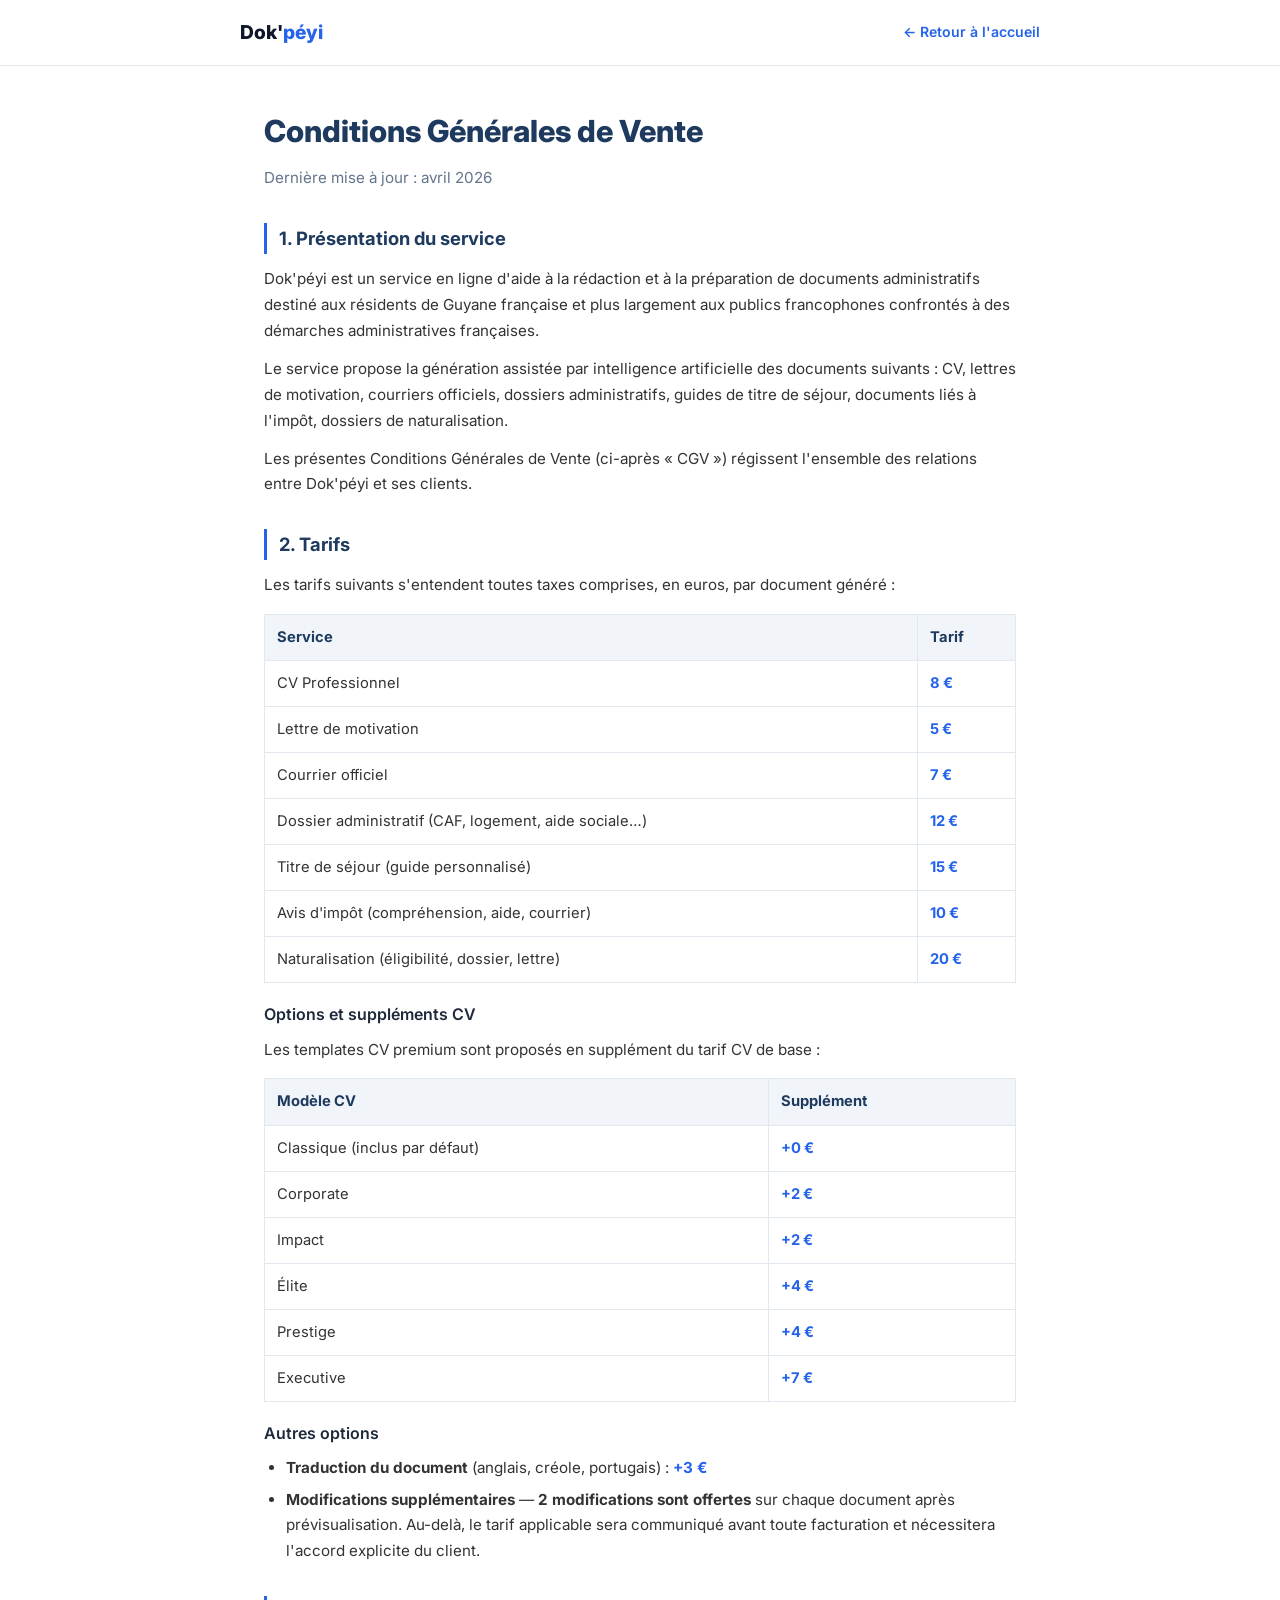
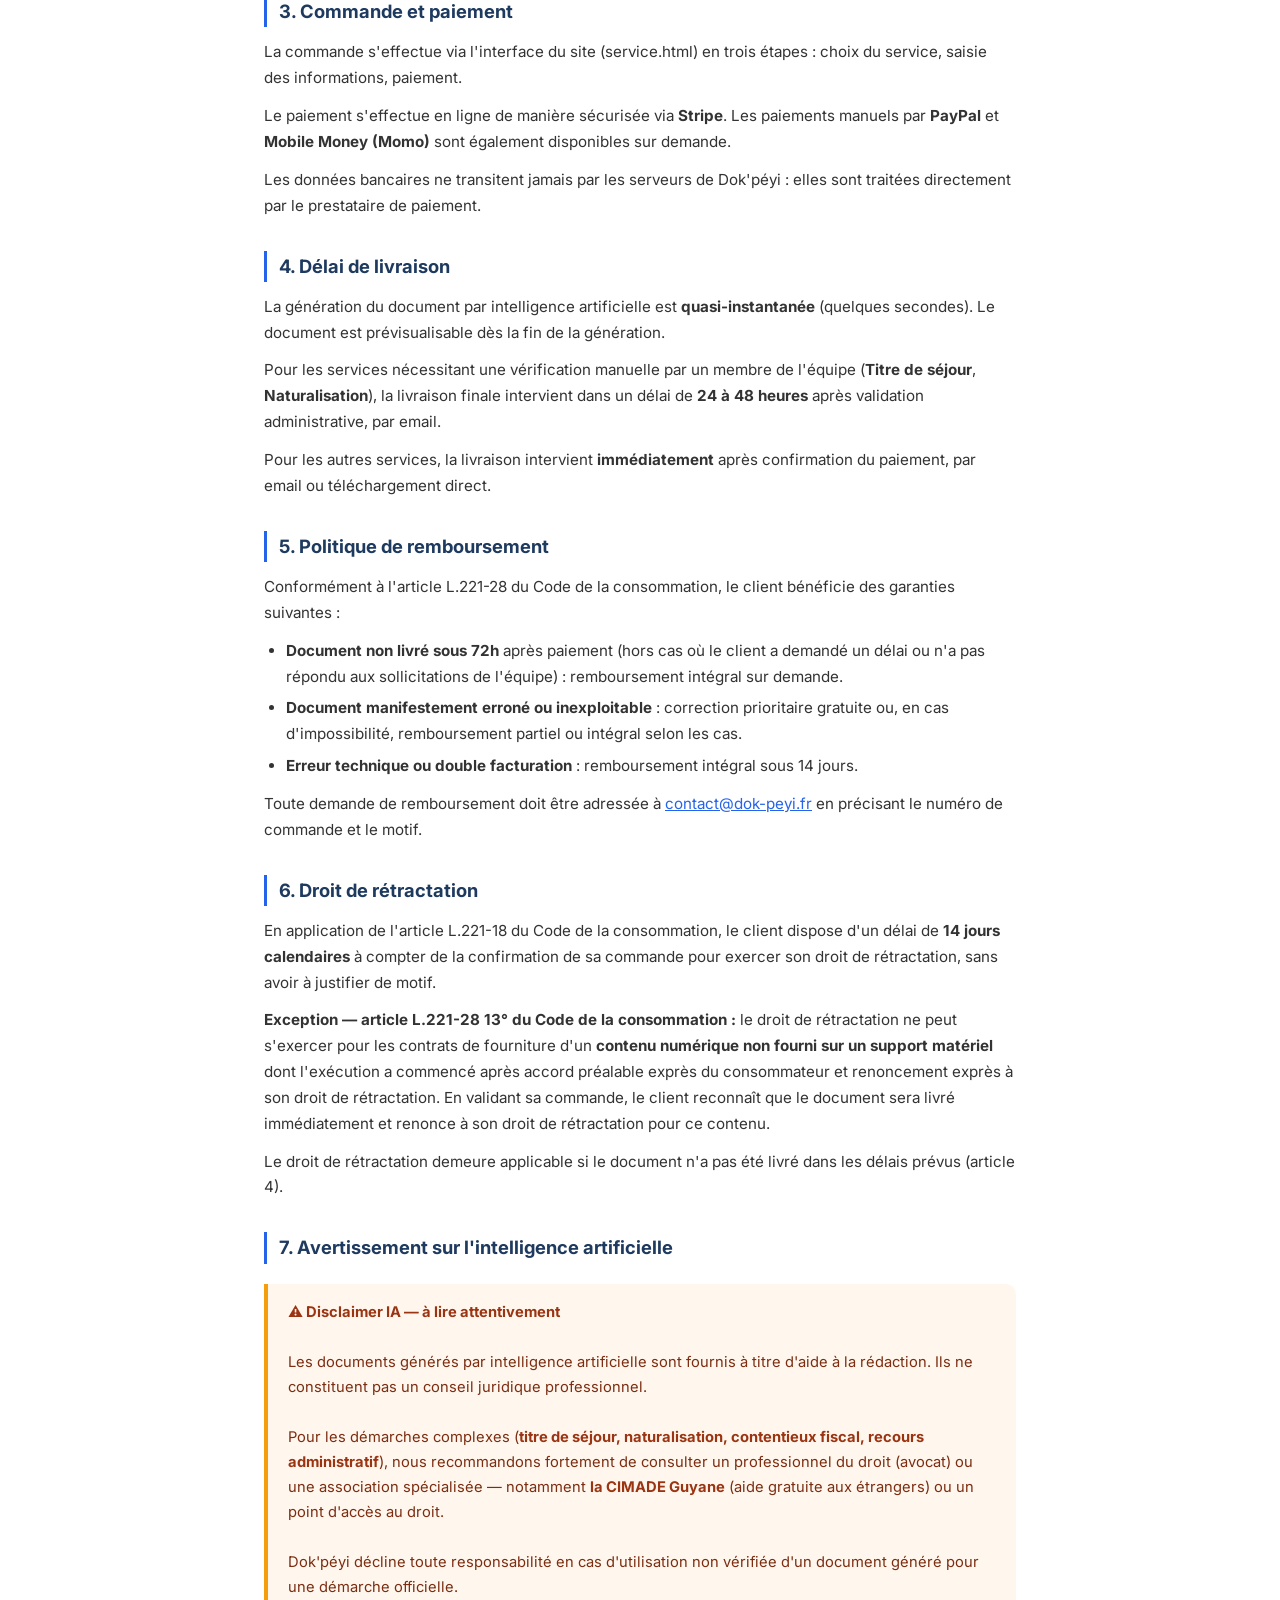
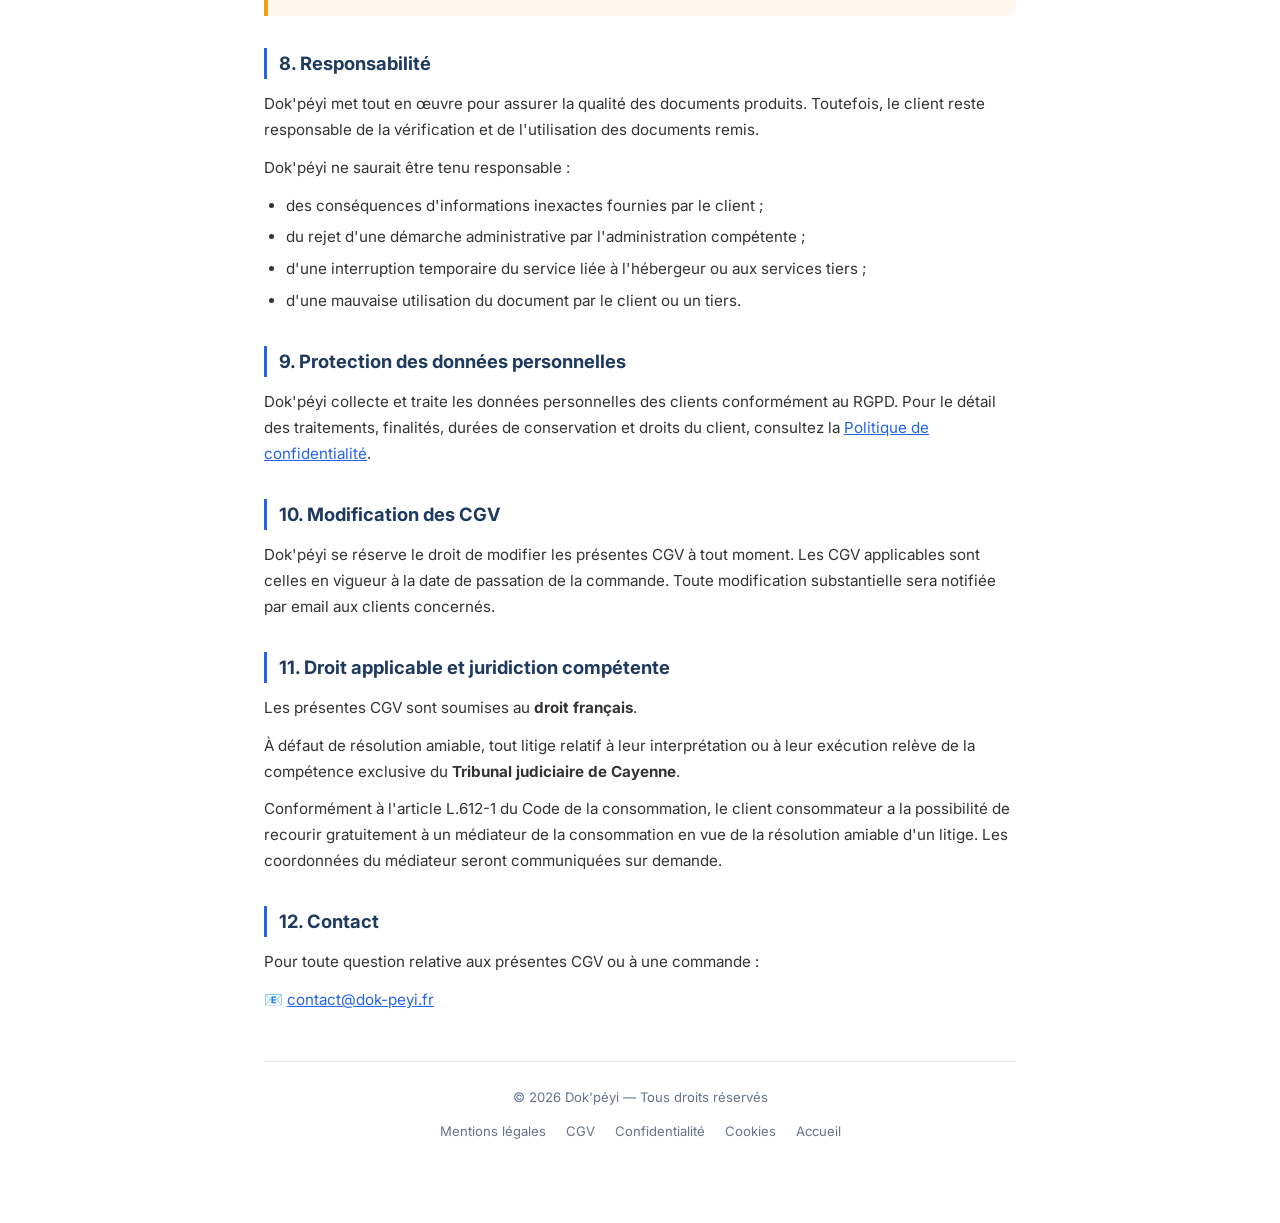
<file: cgv.html>
<!DOCTYPE html>
<html lang="fr">
<head>
  <meta charset="UTF-8">
  <meta name="viewport" content="width=device-width, initial-scale=1.0">
  <title>Conditions Générales de Vente — Dok'péyi</title>
  <meta name="description" content="Conditions Générales de Vente de Dok'péyi, service d'aide administrative en Guyane française.">
  <meta name="robots" content="noindex, follow">
  <link rel="canonical" href="https://dok-peyi.vercel.app/cgv">
  <link rel="icon" href="/favicon.svg" type="image/svg+xml">
  <meta name="theme-color" content="#2563eb">
  <link rel="preconnect" href="https://fonts.googleapis.com">
  <link href="https://fonts.googleapis.com/css2?family=Inter:wght@400;500;600;700;800&display=swap" rel="stylesheet">
  <style>
    *,*::before,*::after{box-sizing:border-box;margin:0;padding:0}
    body{font-family:Inter,system-ui,sans-serif;background:#fff;color:#333;line-height:1.7}
    .topbar{background:#fff;border-bottom:1px solid #e2e8f0;padding:16px 24px;position:sticky;top:0;z-index:10}
    .topbar-inner{max-width:800px;margin:0 auto;display:flex;align-items:center;justify-content:space-between}
    .logo{font-weight:800;font-size:1.2rem;color:#0f172a;text-decoration:none}
    .logo span{color:#2563eb}
    .back{color:#2563eb;text-decoration:none;font-size:.88rem;font-weight:600}
    .back:hover{text-decoration:underline}
    .wrap{max-width:800px;margin:0 auto;padding:40px 24px 80px}
    h1{font-size:1.9rem;font-weight:800;color:#1e3a5f;margin-bottom:8px}
    .subtitle{color:#64748b;font-size:.95rem;margin-bottom:32px}
    h2{font-size:1.15rem;font-weight:700;color:#1e3a5f;margin:32px 0 12px;padding-left:12px;border-left:3px solid #2563eb}
    h3{font-size:1rem;font-weight:600;color:#1e293b;margin:18px 0 8px}
    p{margin-bottom:12px;font-size:.95rem;color:#333}
    ul{padding-left:22px;margin-bottom:12px}
    ul li{margin-bottom:6px;font-size:.95rem}
    a{color:#2563eb}
    table{width:100%;border-collapse:collapse;margin:16px 0;font-size:.92rem}
    th,td{padding:10px 12px;border:1px solid #e2e8f0;text-align:left}
    th{background:#f1f5f9;font-weight:700;color:#1e3a5f}
    .price{font-weight:700;color:#2563eb;white-space:nowrap}
    .disclaimer{background:#fff7ed;border-left:4px solid #f59e0b;padding:16px 20px;border-radius:0 10px 10px 0;margin:20px 0;font-size:.92rem;color:#7c2d12}
    .disclaimer strong{color:#9a3412}
    .highlight{background:#f0fdf4;border-left:4px solid #22c55e;padding:12px 16px;border-radius:0 8px 8px 0;margin:16px 0;font-size:.9rem;color:#166534}
    .footer-legal{border-top:1px solid #e2e8f0;margin-top:48px;padding-top:24px;text-align:center}
    .footer-legal p{font-size:.82rem;color:#64748b}
    .footer-links{display:flex;gap:20px;justify-content:center;flex-wrap:wrap;margin-top:12px}
    .footer-links a{color:#64748b;font-size:.82rem;text-decoration:none}
    .footer-links a:hover{color:#2563eb}
  </style>
</head>
<body>

<nav class="topbar">
  <div class="topbar-inner">
    <a href="/" class="logo">Dok'<span>péyi</span></a>
    <a href="/" class="back">← Retour à l'accueil</a>
  </div>
</nav>

<main class="wrap">
  <h1>Conditions Générales de Vente</h1>
  <p class="subtitle">Dernière mise à jour : avril 2026</p>

  <h2>1. Présentation du service</h2>
  <p>Dok'péyi est un service en ligne d'aide à la rédaction et à la préparation de documents administratifs destiné aux résidents de Guyane française et plus largement aux publics francophones confrontés à des démarches administratives françaises.</p>
  <p>Le service propose la génération assistée par intelligence artificielle des documents suivants : CV, lettres de motivation, courriers officiels, dossiers administratifs, guides de titre de séjour, documents liés à l'impôt, dossiers de naturalisation.</p>
  <p>Les présentes Conditions Générales de Vente (ci-après « CGV ») régissent l'ensemble des relations entre Dok'péyi et ses clients.</p>

  <h2>2. Tarifs</h2>
  <p>Les tarifs suivants s'entendent toutes taxes comprises, en euros, par document généré :</p>
  <table>
    <thead>
      <tr><th>Service</th><th>Tarif</th></tr>
    </thead>
    <tbody>
      <tr><td>CV Professionnel</td><td class="price">8 €</td></tr>
      <tr><td>Lettre de motivation</td><td class="price">5 €</td></tr>
      <tr><td>Courrier officiel</td><td class="price">7 €</td></tr>
      <tr><td>Dossier administratif (CAF, logement, aide sociale…)</td><td class="price">12 €</td></tr>
      <tr><td>Titre de séjour (guide personnalisé)</td><td class="price">15 €</td></tr>
      <tr><td>Avis d'impôt (compréhension, aide, courrier)</td><td class="price">10 €</td></tr>
      <tr><td>Naturalisation (éligibilité, dossier, lettre)</td><td class="price">20 €</td></tr>
    </tbody>
  </table>

  <h3>Options et suppléments CV</h3>
  <p>Les templates CV premium sont proposés en supplément du tarif CV de base :</p>
  <table>
    <thead>
      <tr><th>Modèle CV</th><th>Supplément</th></tr>
    </thead>
    <tbody>
      <tr><td>Classique (inclus par défaut)</td><td class="price">+0 €</td></tr>
      <tr><td>Corporate</td><td class="price">+2 €</td></tr>
      <tr><td>Impact</td><td class="price">+2 €</td></tr>
      <tr><td>Élite</td><td class="price">+4 €</td></tr>
      <tr><td>Prestige</td><td class="price">+4 €</td></tr>
      <tr><td>Executive</td><td class="price">+7 €</td></tr>
    </tbody>
  </table>

  <h3>Autres options</h3>
  <ul>
    <li><strong>Traduction du document</strong> (anglais, créole, portugais) : <span class="price">+3 €</span></li>
    <li><strong>Modifications supplémentaires</strong> — <strong>2 modifications sont offertes</strong> sur chaque document après prévisualisation. Au-delà, le tarif applicable sera communiqué avant toute facturation et nécessitera l'accord explicite du client.</li>
  </ul>

  <h2>3. Commande et paiement</h2>
  <p>La commande s'effectue via l'interface du site (service.html) en trois étapes : choix du service, saisie des informations, paiement.</p>
  <p>Le paiement s'effectue en ligne de manière sécurisée via <strong>Stripe</strong>. Les paiements manuels par <strong>PayPal</strong> et <strong>Mobile Money (Momo)</strong> sont également disponibles sur demande.</p>
  <p>Les données bancaires ne transitent jamais par les serveurs de Dok'péyi : elles sont traitées directement par le prestataire de paiement.</p>

  <h2>4. Délai de livraison</h2>
  <p>La génération du document par intelligence artificielle est <strong>quasi-instantanée</strong> (quelques secondes). Le document est prévisualisable dès la fin de la génération.</p>
  <p>Pour les services nécessitant une vérification manuelle par un membre de l'équipe (<strong>Titre de séjour</strong>, <strong>Naturalisation</strong>), la livraison finale intervient dans un délai de <strong>24 à 48 heures</strong> après validation administrative, par email.</p>
  <p>Pour les autres services, la livraison intervient <strong>immédiatement</strong> après confirmation du paiement, par email ou téléchargement direct.</p>

  <h2>5. Politique de remboursement</h2>
  <p>Conformément à l'article L.221-28 du Code de la consommation, le client bénéficie des garanties suivantes :</p>
  <ul>
    <li><strong>Document non livré sous 72h</strong> après paiement (hors cas où le client a demandé un délai ou n'a pas répondu aux sollicitations de l'équipe) : remboursement intégral sur demande.</li>
    <li><strong>Document manifestement erroné ou inexploitable</strong> : correction prioritaire gratuite ou, en cas d'impossibilité, remboursement partiel ou intégral selon les cas.</li>
    <li><strong>Erreur technique ou double facturation</strong> : remboursement intégral sous 14 jours.</li>
  </ul>
  <p>Toute demande de remboursement doit être adressée à <a href="mailto:contact@dok-peyi.fr">contact@dok-peyi.fr</a> en précisant le numéro de commande et le motif.</p>

  <h2>6. Droit de rétractation</h2>
  <p>En application de l'article L.221-18 du Code de la consommation, le client dispose d'un délai de <strong>14 jours calendaires</strong> à compter de la confirmation de sa commande pour exercer son droit de rétractation, sans avoir à justifier de motif.</p>
  <p><strong>Exception — article L.221-28 13° du Code de la consommation :</strong> le droit de rétractation ne peut s'exercer pour les contrats de fourniture d'un <strong>contenu numérique non fourni sur un support matériel</strong> dont l'exécution a commencé après accord préalable exprès du consommateur et renoncement exprès à son droit de rétractation. En validant sa commande, le client reconnaît que le document sera livré immédiatement et renonce à son droit de rétractation pour ce contenu.</p>
  <p>Le droit de rétractation demeure applicable si le document n'a pas été livré dans les délais prévus (article 4).</p>

  <h2>7. Avertissement sur l'intelligence artificielle</h2>
  <div class="disclaimer">
    <strong>⚠️ Disclaimer IA — à lire attentivement</strong><br><br>
    Les documents générés par intelligence artificielle sont fournis à titre d'aide à la rédaction. Ils ne constituent pas un conseil juridique professionnel.<br><br>
    Pour les démarches complexes (<strong>titre de séjour, naturalisation, contentieux fiscal, recours administratif</strong>), nous recommandons fortement de consulter un professionnel du droit (avocat) ou une association spécialisée — notamment <strong>la CIMADE Guyane</strong> (aide gratuite aux étrangers) ou un point d'accès au droit.<br><br>
    Dok'péyi décline toute responsabilité en cas d'utilisation non vérifiée d'un document généré pour une démarche officielle.
  </div>

  <h2>8. Responsabilité</h2>
  <p>Dok'péyi met tout en œuvre pour assurer la qualité des documents produits. Toutefois, le client reste responsable de la vérification et de l'utilisation des documents remis.</p>
  <p>Dok'péyi ne saurait être tenu responsable :</p>
  <ul>
    <li>des conséquences d'informations inexactes fournies par le client ;</li>
    <li>du rejet d'une démarche administrative par l'administration compétente ;</li>
    <li>d'une interruption temporaire du service liée à l'hébergeur ou aux services tiers ;</li>
    <li>d'une mauvaise utilisation du document par le client ou un tiers.</li>
  </ul>

  <h2>9. Protection des données personnelles</h2>
  <p>Dok'péyi collecte et traite les données personnelles des clients conformément au RGPD. Pour le détail des traitements, finalités, durées de conservation et droits du client, consultez la <a href="/confidentialite">Politique de confidentialité</a>.</p>

  <h2>10. Modification des CGV</h2>
  <p>Dok'péyi se réserve le droit de modifier les présentes CGV à tout moment. Les CGV applicables sont celles en vigueur à la date de passation de la commande. Toute modification substantielle sera notifiée par email aux clients concernés.</p>

  <h2>11. Droit applicable et juridiction compétente</h2>
  <p>Les présentes CGV sont soumises au <strong>droit français</strong>.</p>
  <p>À défaut de résolution amiable, tout litige relatif à leur interprétation ou à leur exécution relève de la compétence exclusive du <strong>Tribunal judiciaire de Cayenne</strong>.</p>
  <p>Conformément à l'article L.612-1 du Code de la consommation, le client consommateur a la possibilité de recourir gratuitement à un médiateur de la consommation en vue de la résolution amiable d'un litige. Les coordonnées du médiateur seront communiquées sur demande.</p>

  <h2>12. Contact</h2>
  <p>Pour toute question relative aux présentes CGV ou à une commande :</p>
  <p>📧 <a href="mailto:contact@dok-peyi.fr">contact@dok-peyi.fr</a></p>

  <div class="footer-legal">
    <p>© 2026 Dok'péyi — Tous droits réservés</p>
    <div class="footer-links">
      <a href="/mentions-legales">Mentions légales</a>
      <a href="/cgv">CGV</a>
      <a href="/confidentialite">Confidentialité</a>
      <a href="/cookies">Cookies</a>
      <a href="/">Accueil</a>
    </div>
  </div>
</main>

</body>
</html>
</file>
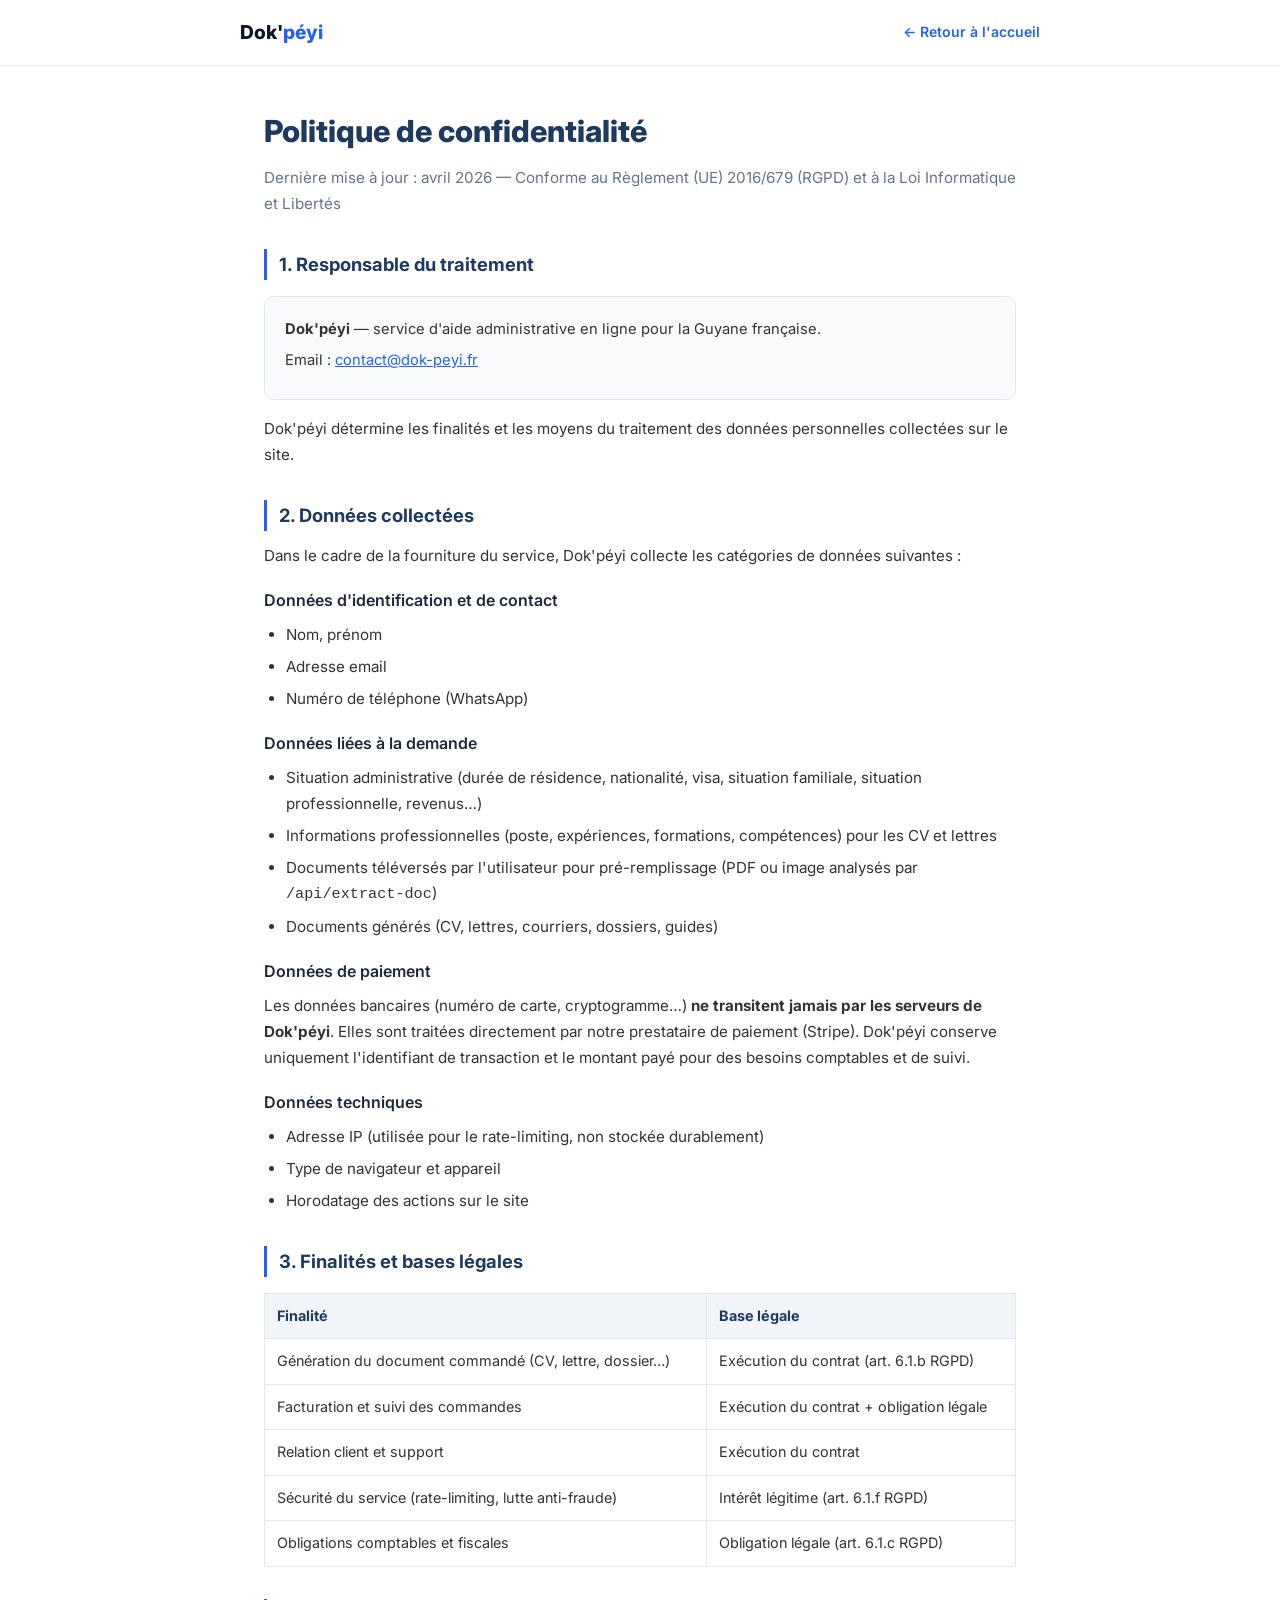
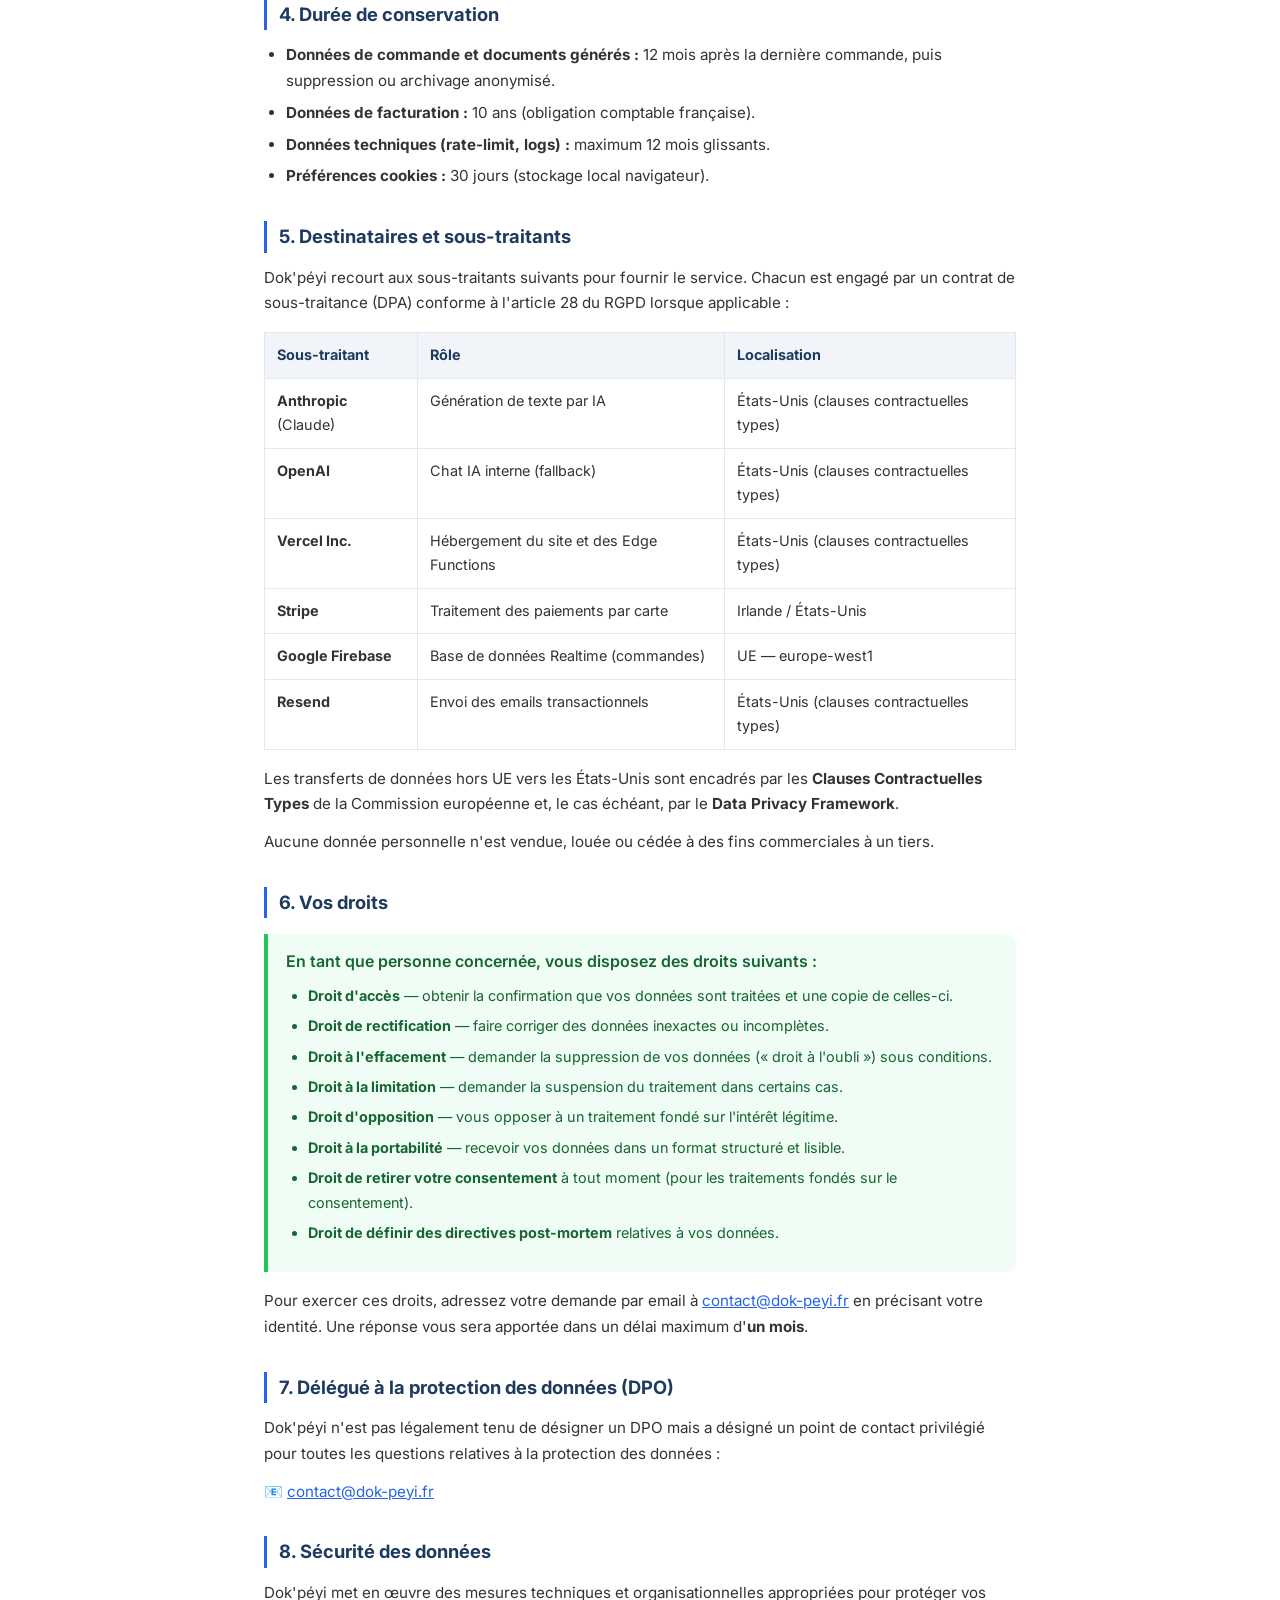
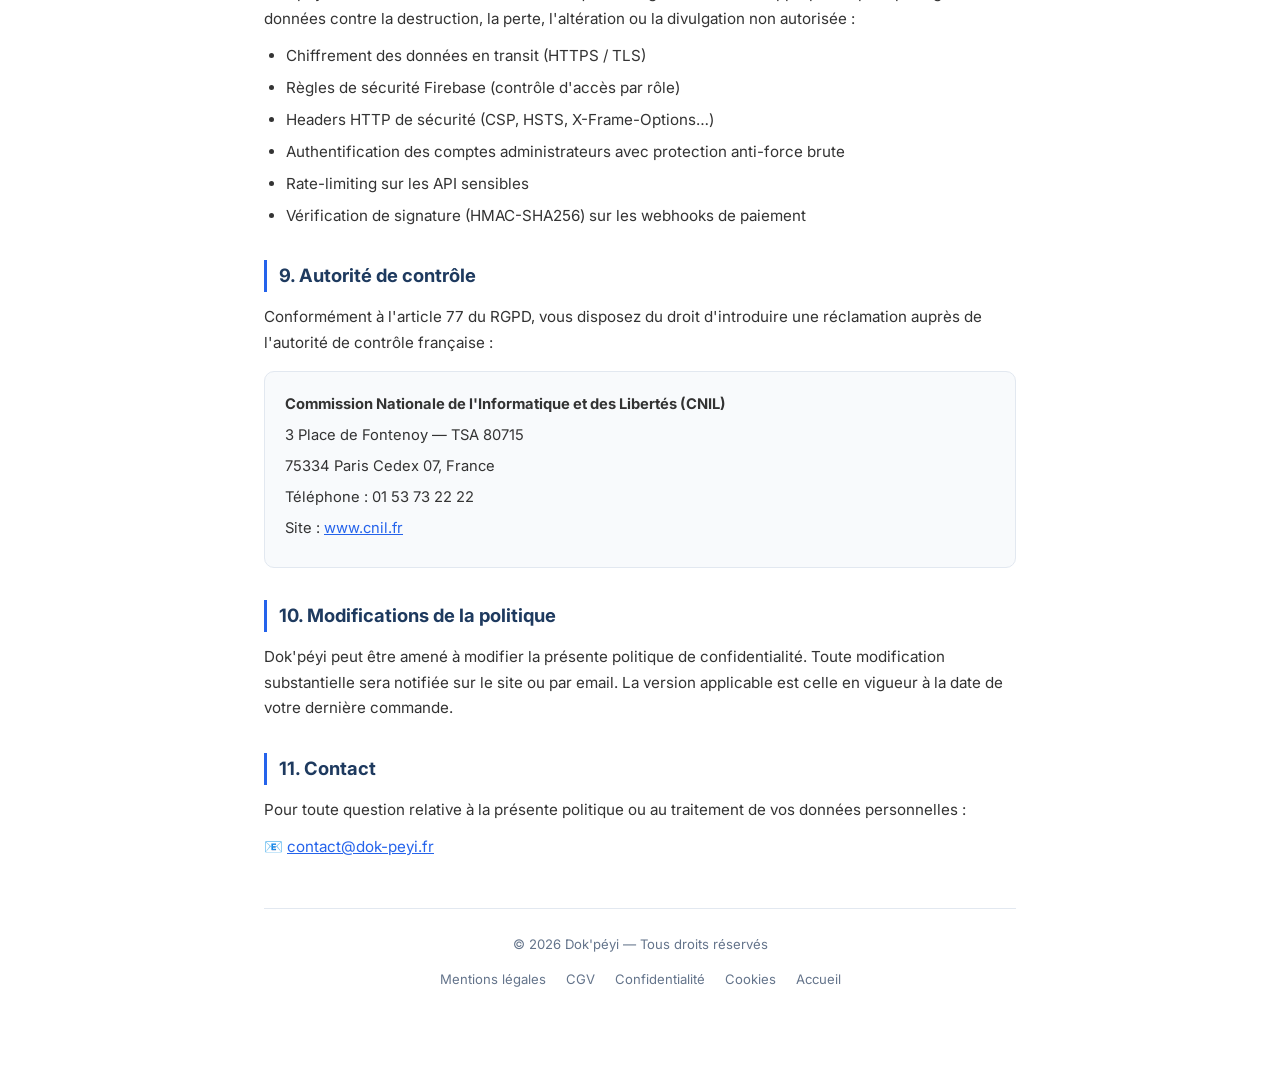
<file: confidentialite.html>
<!DOCTYPE html>
<html lang="fr">
<head>
  <meta charset="UTF-8">
  <meta name="viewport" content="width=device-width, initial-scale=1.0">
  <title>Politique de confidentialité — Dok'péyi</title>
  <meta name="description" content="Politique de confidentialité RGPD de Dok'péyi, service d'aide administrative en Guyane française.">
  <meta name="robots" content="noindex, follow">
  <link rel="canonical" href="https://dok-peyi.vercel.app/confidentialite">
  <link rel="icon" href="/favicon.svg" type="image/svg+xml">
  <meta name="theme-color" content="#2563eb">
  <link rel="preconnect" href="https://fonts.googleapis.com">
  <link href="https://fonts.googleapis.com/css2?family=Inter:wght@400;500;600;700;800&display=swap" rel="stylesheet">
  <style>
    *,*::before,*::after{box-sizing:border-box;margin:0;padding:0}
    body{font-family:Inter,system-ui,sans-serif;background:#fff;color:#333;line-height:1.7}
    .topbar{background:#fff;border-bottom:1px solid #e2e8f0;padding:16px 24px;position:sticky;top:0;z-index:10}
    .topbar-inner{max-width:800px;margin:0 auto;display:flex;align-items:center;justify-content:space-between}
    .logo{font-weight:800;font-size:1.2rem;color:#0f172a;text-decoration:none}
    .logo span{color:#2563eb}
    .back{color:#2563eb;text-decoration:none;font-size:.88rem;font-weight:600}
    .back:hover{text-decoration:underline}
    .wrap{max-width:800px;margin:0 auto;padding:40px 24px 80px}
    h1{font-size:1.9rem;font-weight:800;color:#1e3a5f;margin-bottom:8px}
    .subtitle{color:#64748b;font-size:.95rem;margin-bottom:32px}
    h2{font-size:1.15rem;font-weight:700;color:#1e3a5f;margin:32px 0 12px;padding-left:12px;border-left:3px solid #2563eb}
    h3{font-size:1rem;font-weight:600;color:#1e293b;margin:18px 0 8px}
    p{margin-bottom:12px;font-size:.95rem;color:#333}
    ul{padding-left:22px;margin-bottom:12px}
    ul li{margin-bottom:6px;font-size:.95rem}
    a{color:#2563eb}
    table{width:100%;border-collapse:collapse;margin:16px 0;font-size:.9rem}
    th,td{padding:10px 12px;border:1px solid #e2e8f0;text-align:left;vertical-align:top}
    th{background:#f1f5f9;font-weight:700;color:#1e3a5f}
    .card{background:#f8fafc;border:1px solid #e2e8f0;border-radius:10px;padding:20px;margin:16px 0}
    .card p{margin-bottom:6px;font-size:.92rem}
    .rights{background:#f0fdf4;border-left:4px solid #22c55e;padding:14px 18px;border-radius:0 10px 10px 0;margin:16px 0}
    .rights h3{color:#166534;margin-top:0}
    .rights p,.rights li{color:#166534;font-size:.9rem}
    .footer-legal{border-top:1px solid #e2e8f0;margin-top:48px;padding-top:24px;text-align:center}
    .footer-legal p{font-size:.82rem;color:#64748b}
    .footer-links{display:flex;gap:20px;justify-content:center;flex-wrap:wrap;margin-top:12px}
    .footer-links a{color:#64748b;font-size:.82rem;text-decoration:none}
    .footer-links a:hover{color:#2563eb}
  </style>
</head>
<body>

<nav class="topbar">
  <div class="topbar-inner">
    <a href="/" class="logo">Dok'<span>péyi</span></a>
    <a href="/" class="back">← Retour à l'accueil</a>
  </div>
</nav>

<main class="wrap">
  <h1>Politique de confidentialité</h1>
  <p class="subtitle">Dernière mise à jour : avril 2026 — Conforme au Règlement (UE) 2016/679 (RGPD) et à la Loi Informatique et Libertés</p>

  <h2>1. Responsable du traitement</h2>
  <div class="card">
    <p><strong>Dok'péyi</strong> — service d'aide administrative en ligne pour la Guyane française.</p>
    <p>Email : <a href="mailto:contact@dok-peyi.fr">contact@dok-peyi.fr</a></p>
  </div>
  <p>Dok'péyi détermine les finalités et les moyens du traitement des données personnelles collectées sur le site.</p>

  <h2>2. Données collectées</h2>
  <p>Dans le cadre de la fourniture du service, Dok'péyi collecte les catégories de données suivantes :</p>

  <h3>Données d'identification et de contact</h3>
  <ul>
    <li>Nom, prénom</li>
    <li>Adresse email</li>
    <li>Numéro de téléphone (WhatsApp)</li>
  </ul>

  <h3>Données liées à la demande</h3>
  <ul>
    <li>Situation administrative (durée de résidence, nationalité, visa, situation familiale, situation professionnelle, revenus…)</li>
    <li>Informations professionnelles (poste, expériences, formations, compétences) pour les CV et lettres</li>
    <li>Documents téléversés par l'utilisateur pour pré-remplissage (PDF ou image analysés par <code>/api/extract-doc</code>)</li>
    <li>Documents générés (CV, lettres, courriers, dossiers, guides)</li>
  </ul>

  <h3>Données de paiement</h3>
  <p>Les données bancaires (numéro de carte, cryptogramme…) <strong>ne transitent jamais par les serveurs de Dok'péyi</strong>. Elles sont traitées directement par notre prestataire de paiement (Stripe). Dok'péyi conserve uniquement l'identifiant de transaction et le montant payé pour des besoins comptables et de suivi.</p>

  <h3>Données techniques</h3>
  <ul>
    <li>Adresse IP (utilisée pour le rate-limiting, non stockée durablement)</li>
    <li>Type de navigateur et appareil</li>
    <li>Horodatage des actions sur le site</li>
  </ul>

  <h2>3. Finalités et bases légales</h2>
  <table>
    <thead>
      <tr><th>Finalité</th><th>Base légale</th></tr>
    </thead>
    <tbody>
      <tr><td>Génération du document commandé (CV, lettre, dossier…)</td><td>Exécution du contrat (art. 6.1.b RGPD)</td></tr>
      <tr><td>Facturation et suivi des commandes</td><td>Exécution du contrat + obligation légale</td></tr>
      <tr><td>Relation client et support</td><td>Exécution du contrat</td></tr>
      <tr><td>Sécurité du service (rate-limiting, lutte anti-fraude)</td><td>Intérêt légitime (art. 6.1.f RGPD)</td></tr>
      <tr><td>Obligations comptables et fiscales</td><td>Obligation légale (art. 6.1.c RGPD)</td></tr>
    </tbody>
  </table>

  <h2>4. Durée de conservation</h2>
  <ul>
    <li><strong>Données de commande et documents générés :</strong> 12 mois après la dernière commande, puis suppression ou archivage anonymisé.</li>
    <li><strong>Données de facturation :</strong> 10 ans (obligation comptable française).</li>
    <li><strong>Données techniques (rate-limit, logs) :</strong> maximum 12 mois glissants.</li>
    <li><strong>Préférences cookies :</strong> 30 jours (stockage local navigateur).</li>
  </ul>

  <h2>5. Destinataires et sous-traitants</h2>
  <p>Dok'péyi recourt aux sous-traitants suivants pour fournir le service. Chacun est engagé par un contrat de sous-traitance (DPA) conforme à l'article 28 du RGPD lorsque applicable :</p>
  <table>
    <thead>
      <tr><th>Sous-traitant</th><th>Rôle</th><th>Localisation</th></tr>
    </thead>
    <tbody>
      <tr><td><strong>Anthropic</strong> (Claude)</td><td>Génération de texte par IA</td><td>États-Unis (clauses contractuelles types)</td></tr>
      <tr><td><strong>OpenAI</strong></td><td>Chat IA interne (fallback)</td><td>États-Unis (clauses contractuelles types)</td></tr>
      <tr><td><strong>Vercel Inc.</strong></td><td>Hébergement du site et des Edge Functions</td><td>États-Unis (clauses contractuelles types)</td></tr>
      <tr><td><strong>Stripe</strong></td><td>Traitement des paiements par carte</td><td>Irlande / États-Unis</td></tr>
      <tr><td><strong>Google Firebase</strong></td><td>Base de données Realtime (commandes)</td><td>UE — europe-west1</td></tr>
      <tr><td><strong>Resend</strong></td><td>Envoi des emails transactionnels</td><td>États-Unis (clauses contractuelles types)</td></tr>
    </tbody>
  </table>
  <p>Les transferts de données hors UE vers les États-Unis sont encadrés par les <strong>Clauses Contractuelles Types</strong> de la Commission européenne et, le cas échéant, par le <strong>Data Privacy Framework</strong>.</p>
  <p>Aucune donnée personnelle n'est vendue, louée ou cédée à des fins commerciales à un tiers.</p>

  <h2>6. Vos droits</h2>
  <div class="rights">
    <h3>En tant que personne concernée, vous disposez des droits suivants :</h3>
    <ul>
      <li><strong>Droit d'accès</strong> — obtenir la confirmation que vos données sont traitées et une copie de celles-ci.</li>
      <li><strong>Droit de rectification</strong> — faire corriger des données inexactes ou incomplètes.</li>
      <li><strong>Droit à l'effacement</strong> — demander la suppression de vos données (« droit à l'oubli ») sous conditions.</li>
      <li><strong>Droit à la limitation</strong> — demander la suspension du traitement dans certains cas.</li>
      <li><strong>Droit d'opposition</strong> — vous opposer à un traitement fondé sur l'intérêt légitime.</li>
      <li><strong>Droit à la portabilité</strong> — recevoir vos données dans un format structuré et lisible.</li>
      <li><strong>Droit de retirer votre consentement</strong> à tout moment (pour les traitements fondés sur le consentement).</li>
      <li><strong>Droit de définir des directives post-mortem</strong> relatives à vos données.</li>
    </ul>
  </div>
  <p>Pour exercer ces droits, adressez votre demande par email à <a href="mailto:contact@dok-peyi.fr">contact@dok-peyi.fr</a> en précisant votre identité. Une réponse vous sera apportée dans un délai maximum d'<strong>un mois</strong>.</p>

  <h2>7. Délégué à la protection des données (DPO)</h2>
  <p>Dok'péyi n'est pas légalement tenu de désigner un DPO mais a désigné un point de contact privilégié pour toutes les questions relatives à la protection des données :</p>
  <p>📧 <a href="mailto:contact@dok-peyi.fr">contact@dok-peyi.fr</a></p>

  <h2>8. Sécurité des données</h2>
  <p>Dok'péyi met en œuvre des mesures techniques et organisationnelles appropriées pour protéger vos données contre la destruction, la perte, l'altération ou la divulgation non autorisée :</p>
  <ul>
    <li>Chiffrement des données en transit (HTTPS / TLS)</li>
    <li>Règles de sécurité Firebase (contrôle d'accès par rôle)</li>
    <li>Headers HTTP de sécurité (CSP, HSTS, X-Frame-Options…)</li>
    <li>Authentification des comptes administrateurs avec protection anti-force brute</li>
    <li>Rate-limiting sur les API sensibles</li>
    <li>Vérification de signature (HMAC-SHA256) sur les webhooks de paiement</li>
  </ul>

  <h2>9. Autorité de contrôle</h2>
  <p>Conformément à l'article 77 du RGPD, vous disposez du droit d'introduire une réclamation auprès de l'autorité de contrôle française :</p>
  <div class="card">
    <p><strong>Commission Nationale de l'Informatique et des Libertés (CNIL)</strong></p>
    <p>3 Place de Fontenoy — TSA 80715</p>
    <p>75334 Paris Cedex 07, France</p>
    <p>Téléphone : 01 53 73 22 22</p>
    <p>Site : <a href="https://www.cnil.fr" target="_blank" rel="noopener">www.cnil.fr</a></p>
  </div>

  <h2>10. Modifications de la politique</h2>
  <p>Dok'péyi peut être amené à modifier la présente politique de confidentialité. Toute modification substantielle sera notifiée sur le site ou par email. La version applicable est celle en vigueur à la date de votre dernière commande.</p>

  <h2>11. Contact</h2>
  <p>Pour toute question relative à la présente politique ou au traitement de vos données personnelles :</p>
  <p>📧 <a href="mailto:contact@dok-peyi.fr">contact@dok-peyi.fr</a></p>

  <div class="footer-legal">
    <p>© 2026 Dok'péyi — Tous droits réservés</p>
    <div class="footer-links">
      <a href="/mentions-legales">Mentions légales</a>
      <a href="/cgv">CGV</a>
      <a href="/confidentialite">Confidentialité</a>
      <a href="/cookies">Cookies</a>
      <a href="/">Accueil</a>
    </div>
  </div>
</main>

</body>
</html>
</file>
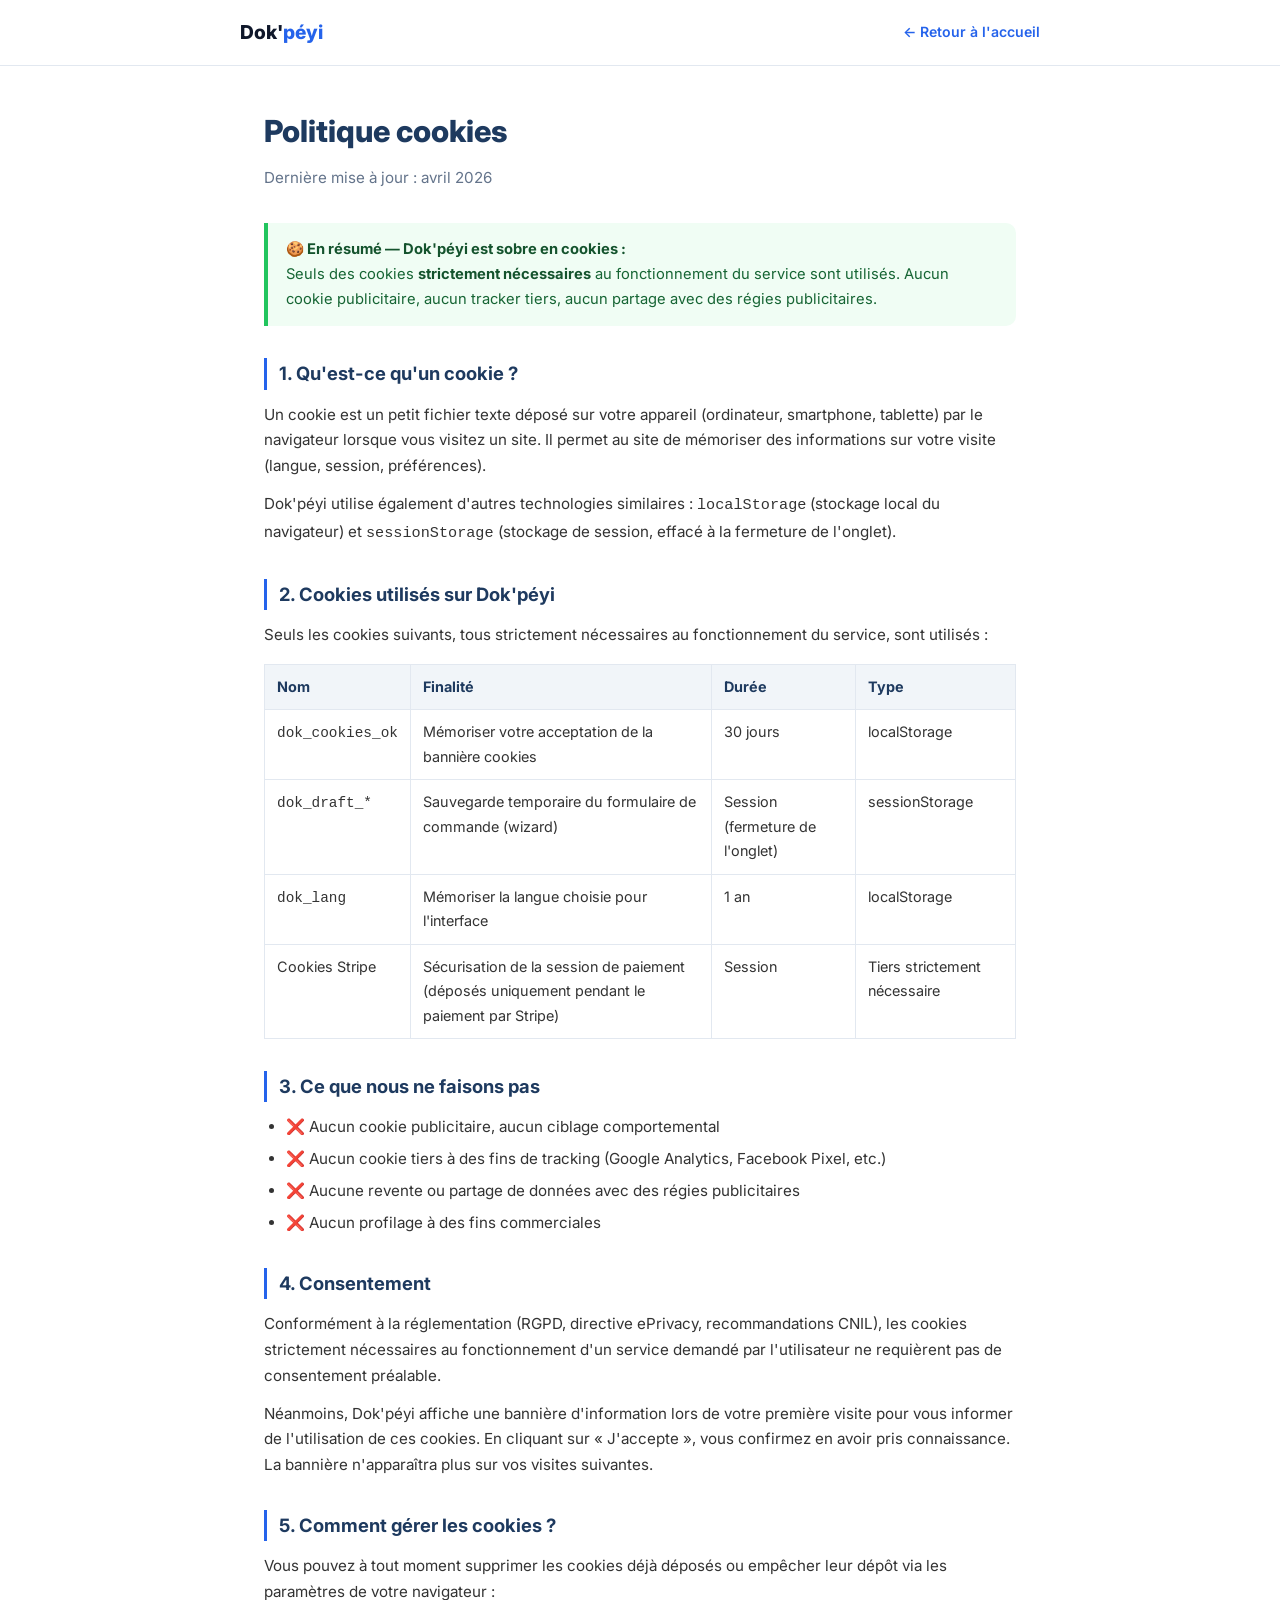
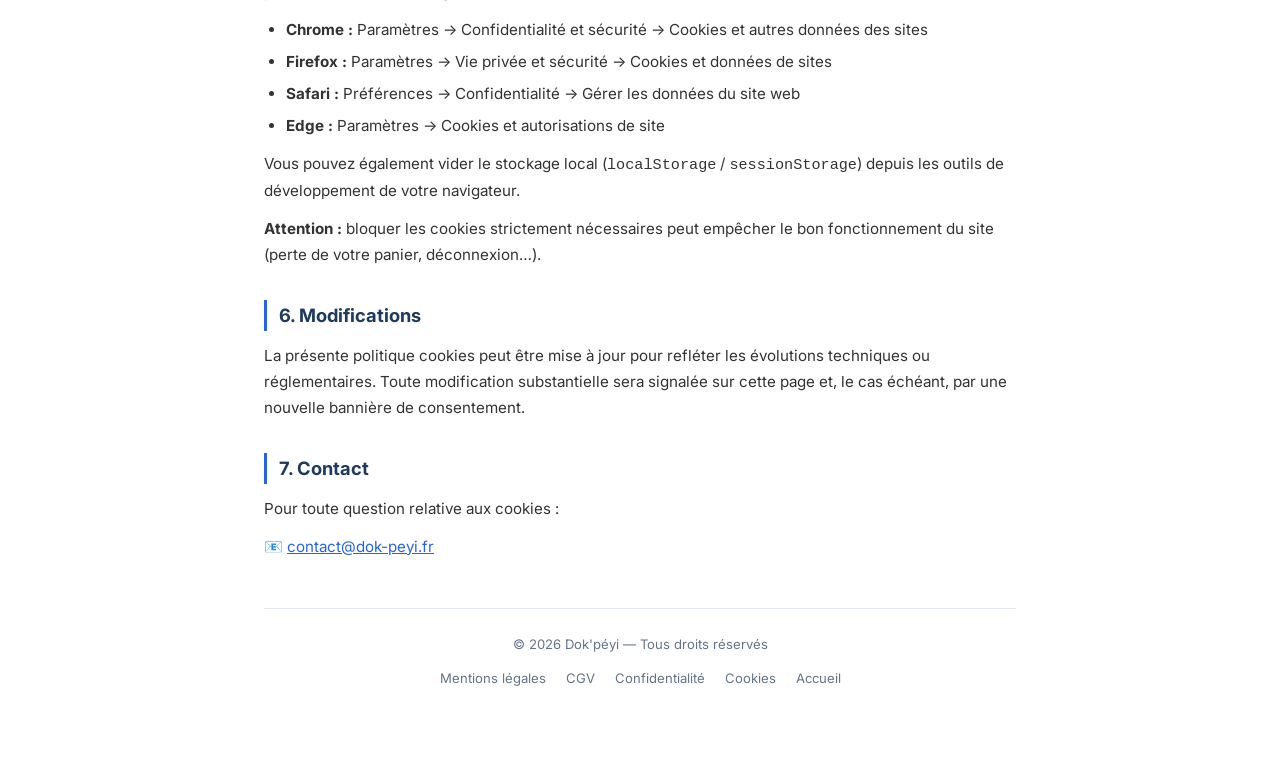
<file: cookies.html>
<!DOCTYPE html>
<html lang="fr">
<head>
  <meta charset="UTF-8">
  <meta name="viewport" content="width=device-width, initial-scale=1.0">
  <title>Politique cookies — Dok'péyi</title>
  <meta name="description" content="Politique d'utilisation des cookies sur Dok'péyi : cookies strictement nécessaires uniquement, aucun tracking.">
  <meta name="robots" content="noindex, follow">
  <link rel="canonical" href="https://dok-peyi.vercel.app/cookies">
  <link rel="icon" href="/favicon.svg" type="image/svg+xml">
  <meta name="theme-color" content="#2563eb">
  <link rel="preconnect" href="https://fonts.googleapis.com">
  <link href="https://fonts.googleapis.com/css2?family=Inter:wght@400;500;600;700;800&display=swap" rel="stylesheet">
  <style>
    *,*::before,*::after{box-sizing:border-box;margin:0;padding:0}
    body{font-family:Inter,system-ui,sans-serif;background:#fff;color:#333;line-height:1.7}
    .topbar{background:#fff;border-bottom:1px solid #e2e8f0;padding:16px 24px;position:sticky;top:0;z-index:10}
    .topbar-inner{max-width:800px;margin:0 auto;display:flex;align-items:center;justify-content:space-between}
    .logo{font-weight:800;font-size:1.2rem;color:#0f172a;text-decoration:none}
    .logo span{color:#2563eb}
    .back{color:#2563eb;text-decoration:none;font-size:.88rem;font-weight:600}
    .back:hover{text-decoration:underline}
    .wrap{max-width:800px;margin:0 auto;padding:40px 24px 80px}
    h1{font-size:1.9rem;font-weight:800;color:#1e3a5f;margin-bottom:8px}
    .subtitle{color:#64748b;font-size:.95rem;margin-bottom:32px}
    h2{font-size:1.15rem;font-weight:700;color:#1e3a5f;margin:32px 0 12px;padding-left:12px;border-left:3px solid #2563eb}
    h3{font-size:1rem;font-weight:600;color:#1e293b;margin:18px 0 8px}
    p{margin-bottom:12px;font-size:.95rem;color:#333}
    ul{padding-left:22px;margin-bottom:12px}
    ul li{margin-bottom:6px;font-size:.95rem}
    a{color:#2563eb}
    table{width:100%;border-collapse:collapse;margin:16px 0;font-size:.9rem}
    th,td{padding:10px 12px;border:1px solid #e2e8f0;text-align:left;vertical-align:top}
    th{background:#f1f5f9;font-weight:700;color:#1e3a5f}
    .good{background:#f0fdf4;border-left:4px solid #22c55e;padding:14px 18px;border-radius:0 10px 10px 0;margin:16px 0;font-size:.92rem;color:#166534}
    .good strong{color:#14532d}
    .footer-legal{border-top:1px solid #e2e8f0;margin-top:48px;padding-top:24px;text-align:center}
    .footer-legal p{font-size:.82rem;color:#64748b}
    .footer-links{display:flex;gap:20px;justify-content:center;flex-wrap:wrap;margin-top:12px}
    .footer-links a{color:#64748b;font-size:.82rem;text-decoration:none}
    .footer-links a:hover{color:#2563eb}
  </style>
</head>
<body>

<nav class="topbar">
  <div class="topbar-inner">
    <a href="/" class="logo">Dok'<span>péyi</span></a>
    <a href="/" class="back">← Retour à l'accueil</a>
  </div>
</nav>

<main class="wrap">
  <h1>Politique cookies</h1>
  <p class="subtitle">Dernière mise à jour : avril 2026</p>

  <div class="good">
    <strong>🍪 En résumé — Dok'péyi est sobre en cookies :</strong><br>
    Seuls des cookies <strong>strictement nécessaires</strong> au fonctionnement du service sont utilisés. Aucun cookie publicitaire, aucun tracker tiers, aucun partage avec des régies publicitaires.
  </div>

  <h2>1. Qu'est-ce qu'un cookie ?</h2>
  <p>Un cookie est un petit fichier texte déposé sur votre appareil (ordinateur, smartphone, tablette) par le navigateur lorsque vous visitez un site. Il permet au site de mémoriser des informations sur votre visite (langue, session, préférences).</p>
  <p>Dok'péyi utilise également d'autres technologies similaires : <code>localStorage</code> (stockage local du navigateur) et <code>sessionStorage</code> (stockage de session, effacé à la fermeture de l'onglet).</p>

  <h2>2. Cookies utilisés sur Dok'péyi</h2>
  <p>Seuls les cookies suivants, tous strictement nécessaires au fonctionnement du service, sont utilisés :</p>
  <table>
    <thead>
      <tr><th>Nom</th><th>Finalité</th><th>Durée</th><th>Type</th></tr>
    </thead>
    <tbody>
      <tr>
        <td><code>dok_cookies_ok</code></td>
        <td>Mémoriser votre acceptation de la bannière cookies</td>
        <td>30 jours</td>
        <td>localStorage</td>
      </tr>
      <tr>
        <td><code>dok_draft_*</code></td>
        <td>Sauvegarde temporaire du formulaire de commande (wizard)</td>
        <td>Session (fermeture de l'onglet)</td>
        <td>sessionStorage</td>
      </tr>
      <tr>
        <td><code>dok_lang</code></td>
        <td>Mémoriser la langue choisie pour l'interface</td>
        <td>1 an</td>
        <td>localStorage</td>
      </tr>
      <tr>
        <td>Cookies Stripe</td>
        <td>Sécurisation de la session de paiement (déposés uniquement pendant le paiement par Stripe)</td>
        <td>Session</td>
        <td>Tiers strictement nécessaire</td>
      </tr>
    </tbody>
  </table>

  <h2>3. Ce que nous ne faisons pas</h2>
  <ul>
    <li>❌ Aucun cookie publicitaire, aucun ciblage comportemental</li>
    <li>❌ Aucun cookie tiers à des fins de tracking (Google Analytics, Facebook Pixel, etc.)</li>
    <li>❌ Aucune revente ou partage de données avec des régies publicitaires</li>
    <li>❌ Aucun profilage à des fins commerciales</li>
  </ul>

  <h2>4. Consentement</h2>
  <p>Conformément à la réglementation (RGPD, directive ePrivacy, recommandations CNIL), les cookies strictement nécessaires au fonctionnement d'un service demandé par l'utilisateur ne requièrent pas de consentement préalable.</p>
  <p>Néanmoins, Dok'péyi affiche une bannière d'information lors de votre première visite pour vous informer de l'utilisation de ces cookies. En cliquant sur « J'accepte », vous confirmez en avoir pris connaissance. La bannière n'apparaîtra plus sur vos visites suivantes.</p>

  <h2>5. Comment gérer les cookies ?</h2>
  <p>Vous pouvez à tout moment supprimer les cookies déjà déposés ou empêcher leur dépôt via les paramètres de votre navigateur :</p>
  <ul>
    <li><strong>Chrome :</strong> Paramètres → Confidentialité et sécurité → Cookies et autres données des sites</li>
    <li><strong>Firefox :</strong> Paramètres → Vie privée et sécurité → Cookies et données de sites</li>
    <li><strong>Safari :</strong> Préférences → Confidentialité → Gérer les données du site web</li>
    <li><strong>Edge :</strong> Paramètres → Cookies et autorisations de site</li>
  </ul>
  <p>Vous pouvez également vider le stockage local (<code>localStorage</code> / <code>sessionStorage</code>) depuis les outils de développement de votre navigateur.</p>
  <p><strong>Attention :</strong> bloquer les cookies strictement nécessaires peut empêcher le bon fonctionnement du site (perte de votre panier, déconnexion…).</p>

  <h2>6. Modifications</h2>
  <p>La présente politique cookies peut être mise à jour pour refléter les évolutions techniques ou réglementaires. Toute modification substantielle sera signalée sur cette page et, le cas échéant, par une nouvelle bannière de consentement.</p>

  <h2>7. Contact</h2>
  <p>Pour toute question relative aux cookies :</p>
  <p>📧 <a href="mailto:contact@dok-peyi.fr">contact@dok-peyi.fr</a></p>

  <div class="footer-legal">
    <p>© 2026 Dok'péyi — Tous droits réservés</p>
    <div class="footer-links">
      <a href="/mentions-legales">Mentions légales</a>
      <a href="/cgv">CGV</a>
      <a href="/confidentialite">Confidentialité</a>
      <a href="/cookies">Cookies</a>
      <a href="/">Accueil</a>
    </div>
  </div>
</main>

</body>
</html>
</file>
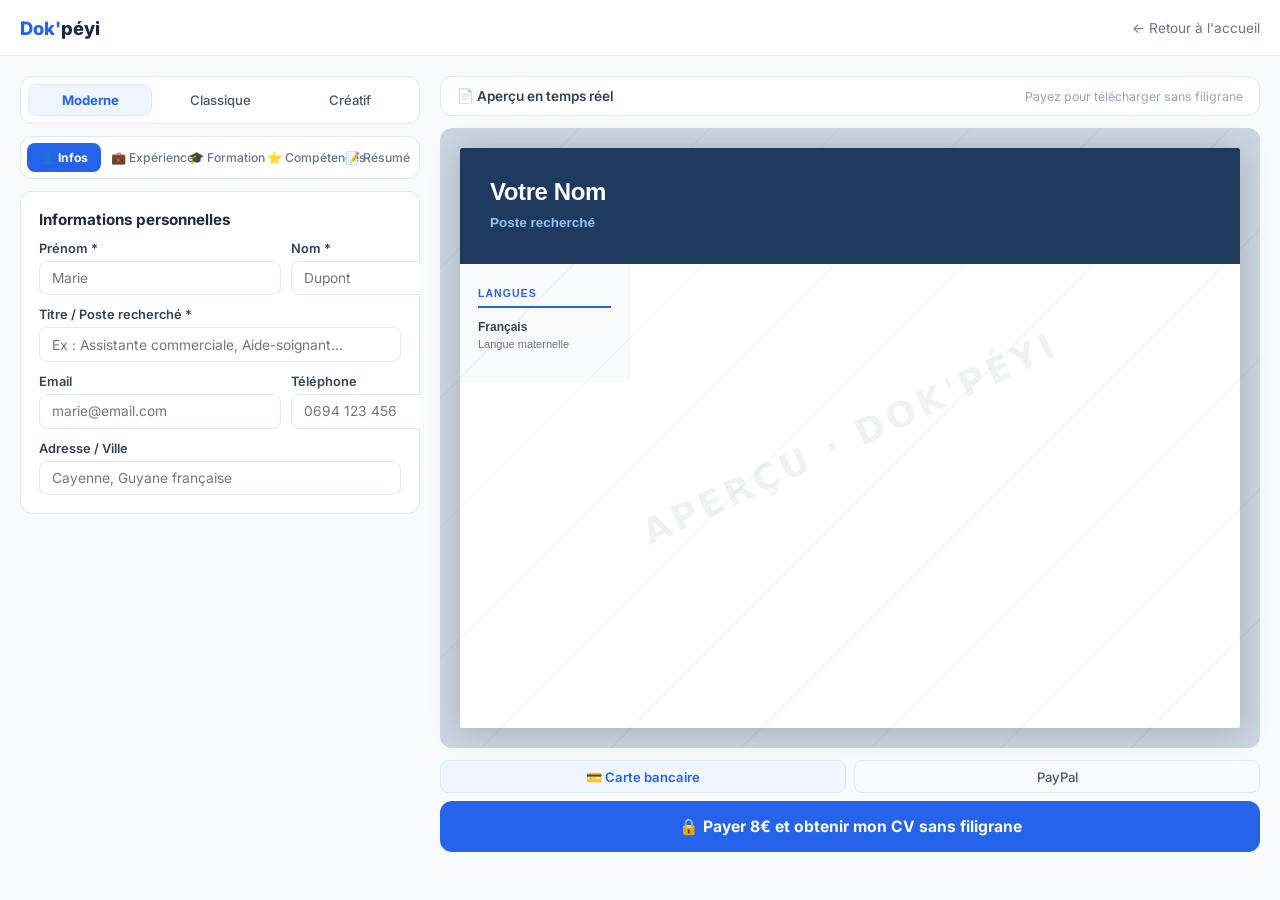
<file: cv-builder.html>
<!DOCTYPE html>
<html lang="fr">
<head>
  <meta charset="UTF-8">
  <meta name="viewport" content="width=device-width, initial-scale=1.0">
  <title>Créer mon CV — Dok'péyi</title>
  <meta name="description" content="Créez votre CV professionnel en quelques minutes avec aperçu en temps réel. Dok'péyi, aide administrative en Guyane.">
  <meta property="og:title"       content="Créer mon CV — Dok'péyi">
  <meta property="og:description" content="CV professionnel avec aperçu temps réel. 3 templates, export PDF, 8€.">
  <meta property="og:image"       content="https://dok-peyi.vercel.app/og-image.svg">
  <meta property="og:type"        content="website">
  <link rel="icon" href="/favicon.svg" type="image/svg+xml">
  <link rel="manifest" href="/manifest.json">
  <meta name="theme-color" content="#2563eb">
  <link rel="preconnect" href="https://fonts.googleapis.com">
  <link rel="preconnect" href="https://fonts.gstatic.com" crossorigin>
  <link href="https://fonts.googleapis.com/css2?family=Inter:wght@400;500;600;700;800&display=swap" rel="stylesheet">
  <link rel="stylesheet" href="/tokens.css">
  <link rel="stylesheet" href="/cv-builder.css">
</head>
<body>

  <nav class="cb-nav">
    <a href="/" class="cb-nav-logo">Dok'<span>péyi</span></a>
    <a href="/" class="cb-nav-back">← Retour à l'accueil</a>
  </nav>

  <main>
    <div class="cb-layout">

      <!-- ══ LEFT : FORMULAIRE ══════════════════════════════ -->
      <aside class="cb-left">

        <!-- Sélecteur de template -->
        <div class="cb-tpl-bar" id="cb-tpl-bar">
          <button class="cb-tpl-btn active" onclick="cbTpl('moderne',this)">Moderne</button>
          <button class="cb-tpl-btn"        onclick="cbTpl('classique',this)">Classique</button>
          <button class="cb-tpl-btn"        onclick="cbTpl('creatif',this)">Créatif</button>
        </div>

        <!-- Onglets sections -->
        <div class="cb-tabs">
          <button class="cb-tab active" onclick="cbTab('infos',this)">👤 Infos</button>
          <button class="cb-tab"        onclick="cbTab('exp',this)">💼 Expériences</button>
          <button class="cb-tab"        onclick="cbTab('form',this)">🎓 Formation</button>
          <button class="cb-tab"        onclick="cbTab('skills',this)">⭐ Compétences</button>
          <button class="cb-tab"        onclick="cbTab('resume',this)">📝 Résumé</button>
        </div>

        <!-- ── Infos personnelles ── -->
        <div class="cb-section active" id="cb-infos">
          <div class="cb-section-title">Informations personnelles</div>
          <div class="cb-row">
            <div class="cb-fg">
              <label class="cb-label">Prénom *</label>
              <input class="cb-input" id="cb-prenom"
                     oninput="cbField('prenom',this.value)"
                     placeholder="Marie" autocomplete="given-name">
            </div>
            <div class="cb-fg">
              <label class="cb-label">Nom *</label>
              <input class="cb-input" id="cb-nom"
                     oninput="cbField('nom',this.value)"
                     placeholder="Dupont" autocomplete="family-name">
            </div>
          </div>
          <div class="cb-fg">
            <label class="cb-label">Titre / Poste recherché *</label>
            <input class="cb-input" id="cb-titre"
                   oninput="cbField('titre',this.value)"
                   placeholder="Ex : Assistante commerciale, Aide-soignant…">
          </div>
          <div class="cb-row">
            <div class="cb-fg">
              <label class="cb-label">Email</label>
              <input class="cb-input" id="cb-email" type="email"
                     oninput="cbField('email',this.value)"
                     placeholder="marie@email.com" autocomplete="email">
            </div>
            <div class="cb-fg">
              <label class="cb-label">Téléphone</label>
              <input class="cb-input" id="cb-phone" type="tel"
                     oninput="cbField('phone',this.value)"
                     placeholder="0694 123 456" autocomplete="tel">
            </div>
          </div>
          <div class="cb-fg">
            <label class="cb-label">Adresse / Ville</label>
            <input class="cb-input" id="cb-adresse"
                   oninput="cbField('adresse',this.value)"
                   placeholder="Cayenne, Guyane française">
          </div>
        </div>

        <!-- ── Expériences ── -->
        <div class="cb-section" id="cb-exp">
          <div class="cb-section-title">Expériences professionnelles</div>
          <div id="cb-exp-list"></div>
          <button class="cb-add" onclick="cbAdd('experiences')">+ Ajouter une expérience</button>
        </div>

        <!-- ── Formation ── -->
        <div class="cb-section" id="cb-form">
          <div class="cb-section-title">Formation &amp; Diplômes</div>
          <div id="cb-form-list"></div>
          <button class="cb-add" onclick="cbAdd('formations')">+ Ajouter une formation</button>
        </div>

        <!-- ── Compétences & Langues ── -->
        <div class="cb-section" id="cb-skills">
          <div class="cb-section-title">Compétences</div>
          <div id="cb-skills-list"></div>
          <button class="cb-add" onclick="cbAdd('competences')">+ Ajouter une compétence</button>
          <div style="margin-top:6px">
            <div class="cb-section-title" style="font-size:.88rem;color:var(--gray-600)">Langues</div>
          </div>
          <div id="cb-lang-list"></div>
          <button class="cb-add" onclick="cbAdd('langues')">+ Ajouter une langue</button>
        </div>

        <!-- ── Résumé / Accroche ── -->
        <div class="cb-section" id="cb-resume">
          <div class="cb-section-title">Résumé / Accroche</div>
          <p style="font-size:.8rem;color:var(--gray-500);line-height:1.5">
            Quelques lignes de présentation en haut du CV. Optionnel mais recommandé.
          </p>
          <div class="cb-fg">
            <textarea class="cb-textarea" id="cb-resume-txt" rows="5"
              oninput="cbField('resume',this.value)"
              placeholder="Ex : Aide-soignante diplômée avec 5 ans d'expérience en Guyane, motivée et disponible immédiatement…"></textarea>
          </div>
        </div>

      </aside>

      <!-- ══ RIGHT : APERÇU ════════════════════════════════ -->
      <div class="cb-right">

        <div class="cb-preview-header">
          <span class="cb-preview-label">📄 Aperçu en temps réel</span>
          <span style="font-size:.77rem;color:var(--gray-400)">Payez pour télécharger sans filigrane</span>
        </div>

        <div class="cb-preview-wrap">
          <div class="cb-a4" id="cb-a4"></div>
          <div class="cb-watermark" id="cb-watermark"></div>
        </div>

        <!-- Paiement -->
        <div class="cb-actions">
          <div class="cb-pay-tabs" id="cb-pay-tabs">
            <button class="cb-pay-tab active" onclick="cbPayTab(this,'card')">💳 Carte bancaire</button>
            <button class="cb-pay-tab"        onclick="cbPayTab(this,'paypal')">PayPal</button>
          </div>
          <button class="cb-print-btn" id="cb-print-btn" onclick="cbPrint()">
            🖨️ Télécharger en PDF
          </button>
          <button class="cb-pay-btn" id="cb-pay-btn" onclick="cbPay()">
            <span id="cb-pay-lbl">🔒 Payer 8€ et obtenir mon CV sans filigrane</span>
          </button>
        </div>

      </div>
    </div>
  </main>

  <script defer src="/cv-builder.js"></script>
</body>
</html>
</file>
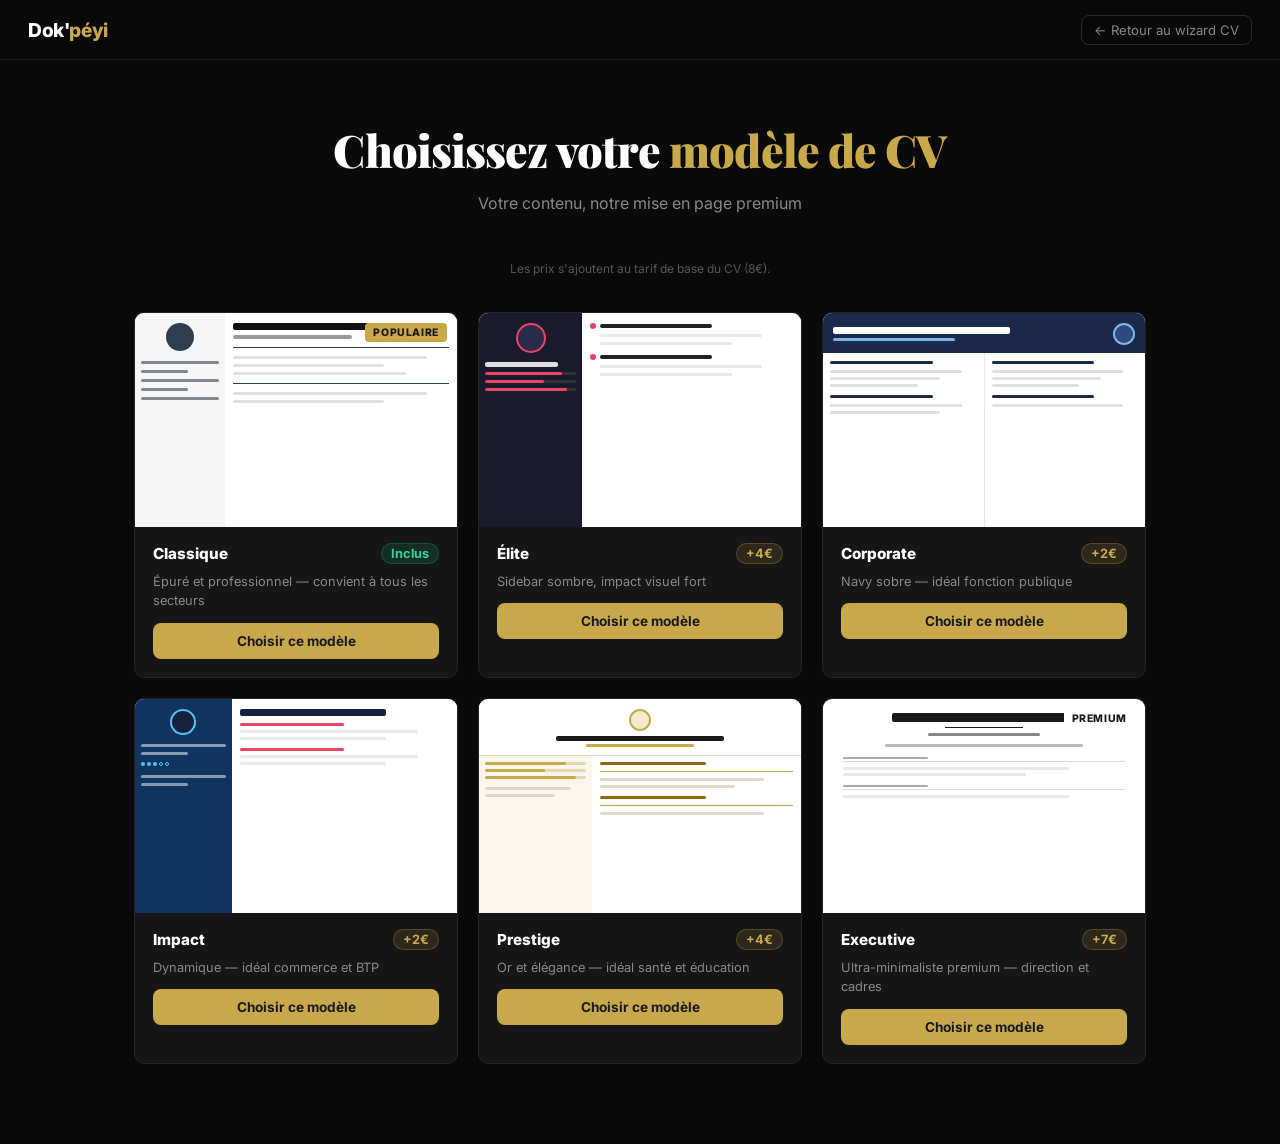
<file: cv-catalogue.html>
<!DOCTYPE html>
<html lang="fr">
<head>
  <meta charset="UTF-8">
  <meta name="viewport" content="width=device-width, initial-scale=1.0">
  <title>Modèles de CV — Dok'péyi</title>
  <meta name="description" content="Choisissez parmi 6 modèles de CV professionnels créés pour la Guyane et la France.">
  <link rel="icon" href="/favicon.svg" type="image/svg+xml">
  <link rel="preconnect" href="https://fonts.googleapis.com">
  <link rel="preconnect" href="https://fonts.gstatic.com" crossorigin>
  <link href="https://fonts.googleapis.com/css2?family=Playfair+Display:wght@700;900&family=Inter:wght@400;500;600;700;800&display=swap" rel="stylesheet">
  <style>
    *, *::before, *::after { box-sizing: border-box; margin: 0; padding: 0; }

    :root {
      --gold:       #c9a84c;
      --gold-light: #e8c96a;
      --bg:         #0a0a0a;
      --card-bg:    #161616;
      --card-border:#242424;
      --text:       #e8e8e8;
      --muted:      #888;
      --font:       'Inter', system-ui, sans-serif;
      --font-serif: 'Playfair Display', Georgia, serif;
    }

    body {
      font-family: var(--font);
      background: var(--bg);
      color: var(--text);
      min-height: 100vh;
      -webkit-font-smoothing: antialiased;
    }

    /* ── NAV ── */
    nav {
      display: flex;
      align-items: center;
      justify-content: space-between;
      padding: 0 28px;
      height: 60px;
      border-bottom: 1px solid #1e1e1e;
      position: sticky;
      top: 0;
      background: rgba(10,10,10,.92);
      backdrop-filter: blur(12px);
      z-index: 100;
    }
    .nav-logo {
      font-size: 1.2rem;
      font-weight: 800;
      color: #fff;
      text-decoration: none;
      letter-spacing: -.02em;
    }
    .nav-logo span { color: var(--gold); }
    .nav-back {
      font-size: .82rem;
      color: var(--muted);
      text-decoration: none;
      padding: 6px 12px;
      border: 1px solid #2a2a2a;
      border-radius: 8px;
      transition: all .18s;
    }
    .nav-back:hover { color: #fff; border-color: #444; }

    /* ── HEADER ── */
    header {
      text-align: center;
      padding: 60px 24px 48px;
    }
    header h1 {
      font-family: var(--font-serif);
      font-size: clamp(1.8rem, 4vw, 2.8rem);
      font-weight: 900;
      color: #fff;
      letter-spacing: -.02em;
      margin-bottom: 12px;
    }
    header h1 span { color: var(--gold); }
    header p {
      font-size: 1rem;
      color: var(--muted);
      max-width: 420px;
      margin: 0 auto;
      line-height: 1.6;
    }

    /* ── GRID ── */
    .grid {
      display: grid;
      grid-template-columns: repeat(3, 1fr);
      gap: 20px;
      max-width: 1060px;
      margin: 0 auto;
      padding: 0 24px 80px;
    }
    @media(max-width: 900px) { .grid { grid-template-columns: repeat(2, 1fr); } }
    @media(max-width: 560px) { .grid { grid-template-columns: 1fr; } }

    /* ── CARD ── */
    .card {
      background: var(--card-bg);
      border: 1.5px solid var(--card-border);
      border-radius: 10px;
      overflow: hidden;
      display: flex;
      flex-direction: column;
      transition: border-color .2s, transform .18s, box-shadow .2s;
      position: relative;
      cursor: pointer;
    }
    .card:hover {
      border-color: var(--gold);
      transform: translateY(-3px);
      box-shadow: 0 12px 40px rgba(201,168,76,.15);
    }
    .card.selected {
      border-color: var(--gold);
      box-shadow: 0 0 0 3px rgba(201,168,76,.25);
    }

    /* Badges */
    .badge {
      position: absolute;
      top: 10px;
      right: 10px;
      font-size: .65rem;
      font-weight: 800;
      letter-spacing: .06em;
      text-transform: uppercase;
      padding: 3px 8px;
      border-radius: 4px;
      z-index: 2;
    }
    .badge-popular { background: var(--gold); color: #1a1a1a; }
    .badge-premium { background: #fff; color: #1a1a1a; }

    /* ── THUMBNAIL ── */
    .thumb {
      width: 100%;
      aspect-ratio: 210 / 140;
      overflow: hidden;
      position: relative;
      background: #fff;
      flex-shrink: 0;
    }

    /* ── CARD BODY ── */
    .card-body {
      padding: 16px 18px 18px;
      display: flex;
      flex-direction: column;
      gap: 8px;
      flex: 1;
    }
    .card-top {
      display: flex;
      align-items: center;
      justify-content: space-between;
    }
    .card-name {
      font-size: .95rem;
      font-weight: 800;
      color: #fff;
    }
    .card-price {
      font-size: .8rem;
      font-weight: 700;
      padding: 2px 9px;
      border-radius: 99px;
    }
    .price-free  { background: rgba(16,185,129,.15); color: #34d399; border: 1px solid rgba(16,185,129,.25); }
    .price-paid  { background: rgba(201,168,76,.12); color: var(--gold); border: 1px solid rgba(201,168,76,.25); }
    .card-desc {
      font-size: .8rem;
      color: var(--muted);
      line-height: 1.5;
    }
    .card-btn {
      margin-top: 4px;
      padding: 10px 0;
      background: var(--gold);
      color: #1a1a1a;
      border: none;
      border-radius: 8px;
      font-family: var(--font);
      font-size: .85rem;
      font-weight: 700;
      cursor: pointer;
      transition: background .15s, transform .12s;
      text-align: center;
      text-decoration: none;
      display: block;
    }
    .card-btn:hover { background: var(--gold-light); transform: translateY(-1px); }
    .card-btn.selected-btn {
      background: #2a2a2a;
      color: var(--gold);
      border: 1.5px solid var(--gold);
    }

    /* ── NOTE PRIX ── */
    .prix-note {
      text-align: center;
      font-size: .75rem;
      color: #555;
      margin-top: -4px;
      margin-bottom: 36px;
    }

    /* ======================================================
       THUMBNAILS — simulation des layouts
    ====================================================== */

    /* CLASSIQUE */
    .thumb-classique {
      display: flex;
      height: 100%;
    }
    .thumb-classique .side {
      width: 28%;
      background: #f5f5f5;
      padding: 10px 6px;
      display: flex;
      flex-direction: column;
      gap: 6px;
    }
    .thumb-classique .side .avatar {
      width: 28px; height: 28px;
      border-radius: 50%;
      background: #2c3e50;
      margin: 0 auto 4px;
    }
    .thumb-classique .side .line {
      height: 3px; border-radius: 2px; background: #2c3e50; opacity: .6;
    }
    .thumb-classique .side .line.short { width: 60%; }
    .thumb-classique .main {
      flex: 1;
      background: #fff;
      padding: 10px 8px;
      display: flex;
      flex-direction: column;
      gap: 5px;
    }
    .thumb-classique .main .name-line { height: 7px; background: #111; border-radius: 2px; width: 80%; }
    .thumb-classique .main .sub-line  { height: 4px; background: #999; border-radius: 2px; width: 55%; }
    .thumb-classique .main .sep       { height: 1px; background: #2c3e50; margin: 3px 0; }
    .thumb-classique .main .body-line { height: 3px; background: #e0e0e0; border-radius: 2px; }
    .thumb-classique .main .body-line.w90 { width: 90%; }
    .thumb-classique .main .body-line.w70 { width: 70%; }
    .thumb-classique .main .body-line.w80 { width: 80%; }

    /* ELITE */
    .thumb-elite {
      display: flex;
      height: 100%;
    }
    .thumb-elite .side {
      width: 32%;
      background: #1a1a2e;
      padding: 10px 6px;
      display: flex;
      flex-direction: column;
      gap: 5px;
    }
    .thumb-elite .side .avatar {
      width: 30px; height: 30px;
      border-radius: 50%;
      border: 2px solid #e94560;
      margin: 0 auto 4px;
      background: #2a2a4a;
    }
    .thumb-elite .side .name-w { height: 5px; background: #fff; border-radius: 2px; width: 80%; opacity: .85; }
    .thumb-elite .side .bar-wrap { height: 3px; background: #333; border-radius: 2px; overflow: hidden; }
    .thumb-elite .side .bar-fill { height: 100%; background: #e94560; border-radius: 2px; }
    .thumb-elite .main {
      flex: 1;
      background: #fff;
      padding: 10px 8px;
      display: flex;
      flex-direction: column;
      gap: 5px;
    }
    .thumb-elite .main .dot-title {
      display: flex; align-items: center; gap: 4px;
    }
    .thumb-elite .main .dot-title::before {
      content: ''; display: block; width: 6px; height: 6px;
      border-radius: 50%; background: #e94560; flex-shrink: 0;
    }
    .thumb-elite .main .dot-title .line { height: 4px; background: #222; border-radius: 2px; width: 55%; }
    .thumb-elite .main .body-line { height: 3px; background: #e8e8e8; border-radius: 2px; margin-left: 10px; }
    .thumb-elite .main .body-line.w80 { width: 80%; }
    .thumb-elite .main .body-line.w65 { width: 65%; }

    /* CORPORATE */
    .thumb-corporate {
      display: flex;
      flex-direction: column;
      height: 100%;
    }
    .thumb-corporate .header {
      background: #1b2a4a;
      padding: 10px 10px 8px;
      display: flex;
      align-items: center;
      gap: 8px;
    }
    .thumb-corporate .header .text { flex: 1; display: flex; flex-direction: column; gap: 4px; }
    .thumb-corporate .header .text .name { height: 7px; background: #fff; border-radius: 2px; width: 65%; }
    .thumb-corporate .header .text .sub  { height: 3px; background: #7eb3e8; border-radius: 2px; width: 45%; }
    .thumb-corporate .header .avatar { width: 22px; height: 22px; border-radius: 50%; border: 2px solid #7eb3e8; background: #2c4a7e; flex-shrink: 0; }
    .thumb-corporate .cols {
      display: flex;
      flex: 1;
      background: #fff;
    }
    .thumb-corporate .col { flex: 1; padding: 8px 7px; display: flex; flex-direction: column; gap: 4px; }
    .thumb-corporate .col:first-child { border-right: 1px solid #e8e8e8; }
    .thumb-corporate .col .sec-title { height: 3px; background: #1b2a4a; border-radius: 2px; width: 70%; margin-bottom: 2px; }
    .thumb-corporate .col .body-line { height: 3px; background: #e0e0e0; border-radius: 2px; }
    .thumb-corporate .col .body-line.w90 { width: 90%; }
    .thumb-corporate .col .body-line.w75 { width: 75%; }
    .thumb-corporate .col .body-line.w60 { width: 60%; }

    /* IMPACT */
    .thumb-impact {
      display: flex;
      height: 100%;
    }
    .thumb-impact .side {
      width: 30%;
      background: #0f3460;
      padding: 10px 6px;
      display: flex;
      flex-direction: column;
      gap: 5px;
    }
    .thumb-impact .side .avatar {
      width: 26px; height: 26px;
      border-radius: 50%;
      border: 2px solid #4fc3f7;
      background: #16213e;
      margin: 0 auto 4px;
    }
    .thumb-impact .side .w-line { height: 3px; background: rgba(255,255,255,.5); border-radius: 2px; }
    .thumb-impact .side .w-line.s { width: 55%; }
    .thumb-impact .side .dots { display: flex; gap: 2px; margin-top: 2px; }
    .thumb-impact .side .dot { width: 4px; height: 4px; border-radius: 50%; background: #4fc3f7; }
    .thumb-impact .side .dot.empty { background: transparent; border: 1px solid #4fc3f7; }
    .thumb-impact .main {
      flex: 1;
      background: #fff;
      padding: 10px 8px;
      display: flex;
      flex-direction: column;
      gap: 4px;
    }
    .thumb-impact .main .hdr { height: 7px; background: #16213e; border-radius: 2px; width: 70%; }
    .thumb-impact .main .sec { height: 3px; background: #e94560; border-radius: 2px; width: 50%; margin-top: 3px; }
    .thumb-impact .main .body-line { height: 3px; background: #e8e8e8; border-radius: 2px; }
    .thumb-impact .main .body-line.w85 { width: 85%; }
    .thumb-impact .main .body-line.w70 { width: 70%; }

    /* PRESTIGE */
    .thumb-prestige {
      display: flex;
      flex-direction: column;
      height: 100%;
      background: #fff;
    }
    .thumb-prestige .header {
      text-align: center;
      padding: 10px 8px 8px;
      background: #fff;
      border-bottom: 1px solid #e8d9b0;
      display: flex;
      flex-direction: column;
      align-items: center;
      gap: 3px;
    }
    .thumb-prestige .header .avatar {
      width: 22px; height: 22px;
      border-radius: 50%;
      border: 2px solid #c9a84c;
      background: #f5ead0;
      margin-bottom: 2px;
    }
    .thumb-prestige .header .name { height: 5px; background: #1a1a1a; border-radius: 2px; width: 55%; }
    .thumb-prestige .header .gold  { height: 3px; background: #c9a84c; border-radius: 2px; width: 35%; }
    .thumb-prestige .cols {
      display: flex;
      flex: 1;
    }
    .thumb-prestige .col-l { width: 35%; background: #faf6ee; padding: 6px 6px; display: flex; flex-direction: column; gap: 4px; }
    .thumb-prestige .col-r { flex: 1; background: #fff; padding: 6px 8px; display: flex; flex-direction: column; gap: 4px; }
    .thumb-prestige .bar-wrap { height: 3px; background: #e8d9b0; border-radius: 2px; overflow: hidden; }
    .thumb-prestige .bar-fill { height: 100%; background: #c9a84c; border-radius: 2px; }
    .thumb-prestige .body-line { height: 3px; background: #e0d9cc; border-radius: 2px; }
    .thumb-prestige .body-line.w85 { width: 85%; }
    .thumb-prestige .body-line.w70 { width: 70%; }
    .thumb-prestige .sec-t { height: 3px; background: #8b6914; border-radius: 2px; width: 55%; }
    .thumb-prestige .gold-line { height: 1px; background: #c9a84c; margin: 2px 0; }

    /* EXECUTIVE */
    .thumb-executive {
      display: flex;
      flex-direction: column;
      align-items: center;
      justify-content: flex-start;
      height: 100%;
      background: #fff;
      padding: 14px 20px;
    }
    .thumb-executive .name  { height: 9px; background: #1a1a1a; border-radius: 2px; width: 65%; margin-bottom: 5px; }
    .thumb-executive .rule  { height: 1px; background: #1a1a1a; width: 28%; margin-bottom: 5px; }
    .thumb-executive .title { height: 3px; background: #888; border-radius: 2px; width: 40%; margin-bottom: 8px; }
    .thumb-executive .contact { height: 3px; background: #bbb; border-radius: 2px; width: 70%; margin-bottom: 10px; }
    .thumb-executive .sec { height: 2.5px; background: #aaa; border-radius: 2px; width: 30%; align-self: flex-start; margin-bottom: 2px; }
    .thumb-executive .divider { height: .5px; background: #ddd; width: 100%; margin-bottom: 5px; }
    .thumb-executive .body-line { height: 3px; background: #e8e8e8; border-radius: 2px; align-self: flex-start; margin-bottom: 3px; }
    .thumb-executive .body-line.w80 { width: 80%; }
    .thumb-executive .body-line.w65 { width: 65%; }
  </style>
</head>
<body>

  <nav>
    <a href="/" class="nav-logo">Dok'<span>péyi</span></a>
    <a href="/service?s=cv" class="nav-back">← Retour au wizard CV</a>
  </nav>

  <header>
    <h1>Choisissez votre <span>modèle de CV</span></h1>
    <p>Votre contenu, notre mise en page premium</p>
  </header>

  <p class="prix-note">Les prix s'ajoutent au tarif de base du CV (8€).</p>

  <div class="grid" id="grid"></div>

  <script>
    const TEMPLATES = [
      {
        id: 'classique', nom: 'Classique', prix: 0,
        description: 'Épuré et professionnel — convient à tous les secteurs',
        badge: { text: 'POPULAIRE', cls: 'badge-popular' },
        thumb: `
          <div class="thumb-classique">
            <div class="side">
              <div class="avatar"></div>
              <div class="line"></div><div class="line short"></div>
              <div class="line"></div><div class="line short"></div>
              <div class="line"></div>
            </div>
            <div class="main">
              <div class="name-line"></div>
              <div class="sub-line"></div>
              <div class="sep"></div>
              <div class="body-line w90"></div>
              <div class="body-line w70"></div>
              <div class="body-line w80"></div>
              <div class="sep"></div>
              <div class="body-line w90"></div>
              <div class="body-line w70"></div>
            </div>
          </div>`
      },
      {
        id: 'elite', nom: 'Élite', prix: 4,
        description: 'Sidebar sombre, impact visuel fort',
        thumb: `
          <div class="thumb-elite">
            <div class="side">
              <div class="avatar"></div>
              <div class="name-w"></div>
              <div class="bar-wrap"><div class="bar-fill" style="width:85%"></div></div>
              <div class="bar-wrap"><div class="bar-fill" style="width:65%"></div></div>
              <div class="bar-wrap"><div class="bar-fill" style="width:90%"></div></div>
            </div>
            <div class="main">
              <div class="dot-title"><div class="line"></div></div>
              <div class="body-line w80"></div>
              <div class="body-line w65"></div>
              <div class="dot-title" style="margin-top:4px"><div class="line"></div></div>
              <div class="body-line w80"></div>
              <div class="body-line w65"></div>
            </div>
          </div>`
      },
      {
        id: 'corporate', nom: 'Corporate', prix: 2,
        description: 'Navy sobre — idéal fonction publique',
        thumb: `
          <div class="thumb-corporate">
            <div class="header">
              <div class="text">
                <div class="name"></div>
                <div class="sub"></div>
              </div>
              <div class="avatar"></div>
            </div>
            <div class="cols">
              <div class="col">
                <div class="sec-title"></div>
                <div class="body-line w90"></div>
                <div class="body-line w75"></div>
                <div class="body-line w60"></div>
                <div class="sec-title" style="margin-top:4px"></div>
                <div class="body-line w90"></div>
                <div class="body-line w75"></div>
              </div>
              <div class="col">
                <div class="sec-title"></div>
                <div class="body-line w90"></div>
                <div class="body-line w75"></div>
                <div class="body-line w60"></div>
                <div class="sec-title" style="margin-top:4px"></div>
                <div class="body-line w90"></div>
              </div>
            </div>
          </div>`
      },
      {
        id: 'impact', nom: 'Impact', prix: 2,
        description: 'Dynamique — idéal commerce et BTP',
        thumb: `
          <div class="thumb-impact">
            <div class="side">
              <div class="avatar"></div>
              <div class="w-line"></div>
              <div class="w-line s"></div>
              <div class="dots">
                <div class="dot"></div><div class="dot"></div>
                <div class="dot"></div><div class="dot empty"></div>
                <div class="dot empty"></div>
              </div>
              <div class="w-line" style="margin-top:4px"></div>
              <div class="w-line s"></div>
            </div>
            <div class="main">
              <div class="hdr"></div>
              <div class="sec"></div>
              <div class="body-line w85"></div>
              <div class="body-line w70"></div>
              <div class="sec" style="margin-top:4px"></div>
              <div class="body-line w85"></div>
              <div class="body-line w70"></div>
            </div>
          </div>`
      },
      {
        id: 'prestige', nom: 'Prestige', prix: 4,
        description: 'Or et élégance — idéal santé et éducation',
        thumb: `
          <div class="thumb-prestige">
            <div class="header">
              <div class="avatar"></div>
              <div class="name"></div>
              <div class="gold"></div>
            </div>
            <div class="cols">
              <div class="col-l">
                <div class="bar-wrap"><div class="bar-fill" style="width:80%"></div></div>
                <div class="bar-wrap"><div class="bar-fill" style="width:60%"></div></div>
                <div class="bar-wrap"><div class="bar-fill" style="width:90%"></div></div>
                <div class="body-line w85" style="margin-top:4px"></div>
                <div class="body-line w70"></div>
              </div>
              <div class="col-r">
                <div class="sec-t"></div>
                <div class="gold-line"></div>
                <div class="body-line w85"></div>
                <div class="body-line w70"></div>
                <div class="sec-t" style="margin-top:4px"></div>
                <div class="gold-line"></div>
                <div class="body-line w85"></div>
              </div>
            </div>
          </div>`
      },
      {
        id: 'executive', nom: 'Executive', prix: 7,
        description: 'Ultra-minimaliste premium — direction et cadres',
        badge: { text: 'PREMIUM', cls: 'badge-premium' },
        thumb: `
          <div class="thumb-executive">
            <div class="name"></div>
            <div class="rule"></div>
            <div class="title"></div>
            <div class="contact"></div>
            <div class="sec"></div>
            <div class="divider"></div>
            <div class="body-line w80"></div>
            <div class="body-line w65"></div>
            <div class="sec" style="margin-top:6px"></div>
            <div class="divider"></div>
            <div class="body-line w80"></div>
          </div>`
      }
    ];

    function selectedId() {
      return new URLSearchParams(location.search).get('template') || '';
    }

    function renderGrid() {
      const sel = selectedId();
      document.getElementById('grid').innerHTML = TEMPLATES.map(t => {
        const priceHtml = t.prix === 0
          ? '<span class="card-price price-free">Inclus</span>'
          : `<span class="card-price price-paid">+${t.prix}€</span>`;

        const badgeHtml = t.badge
          ? `<span class="badge ${t.badge.cls}">${t.badge.text}</span>`
          : '';

        const isSelected = sel === t.id;
        const btnText = isSelected ? '✓ Sélectionné' : 'Choisir ce modèle';
        const btnCls  = isSelected ? 'card-btn selected-btn' : 'card-btn';

        return `
          <div class="card${isSelected ? ' selected' : ''}" onclick="selectTemplate('${t.id}')">
            ${badgeHtml}
            <div class="thumb">${t.thumb}</div>
            <div class="card-body">
              <div class="card-top">
                <span class="card-name">${t.nom}</span>
                ${priceHtml}
              </div>
              <p class="card-desc">${t.description}</p>
              <a href="/service?s=cv&template=${t.id}" class="card-btn ${isSelected ? 'selected-btn' : ''}"
                 onclick="event.stopPropagation()">${btnText}</a>
            </div>
          </div>`;
      }).join('');
    }

    function selectTemplate(id) {
      const url = new URL(location.href);
      url.searchParams.set('template', id);
      history.replaceState({}, '', url.toString());
      renderGrid();
    }

    renderGrid();
  </script>
</body>
</html>
</file>
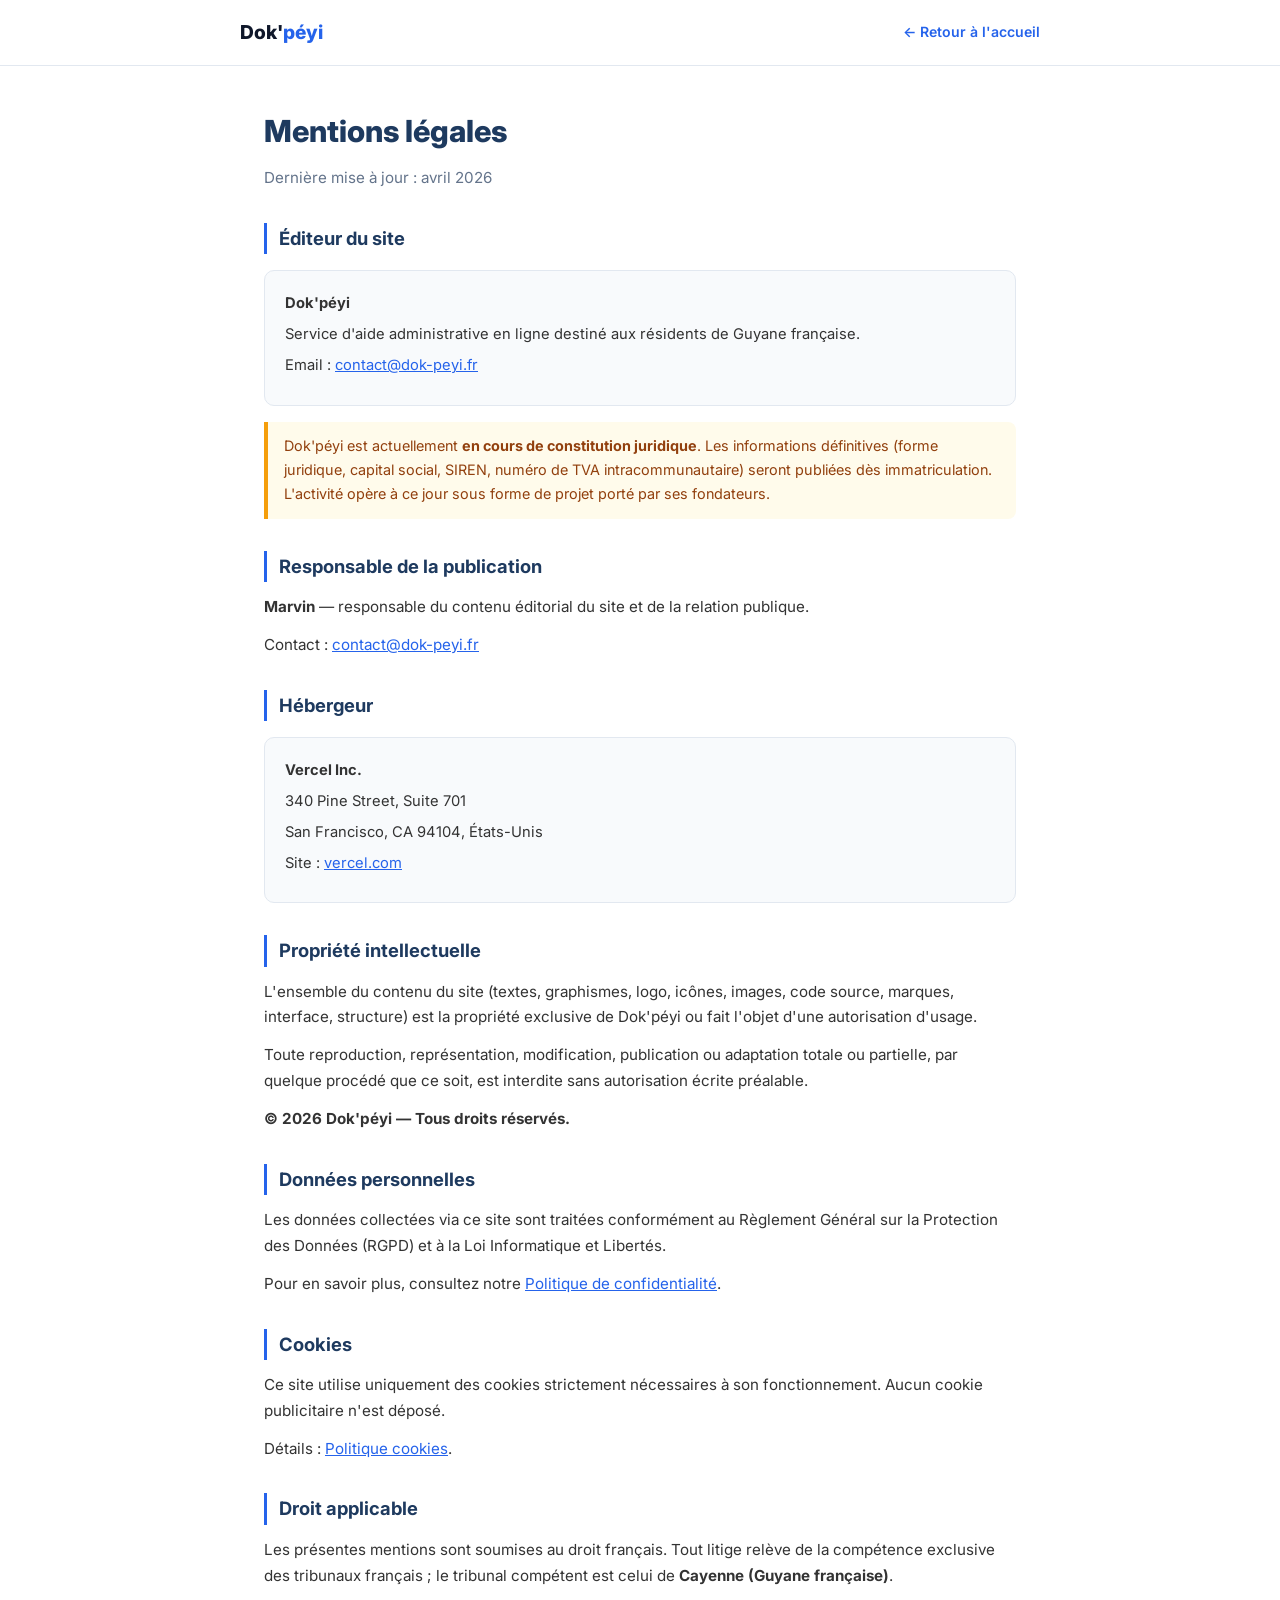
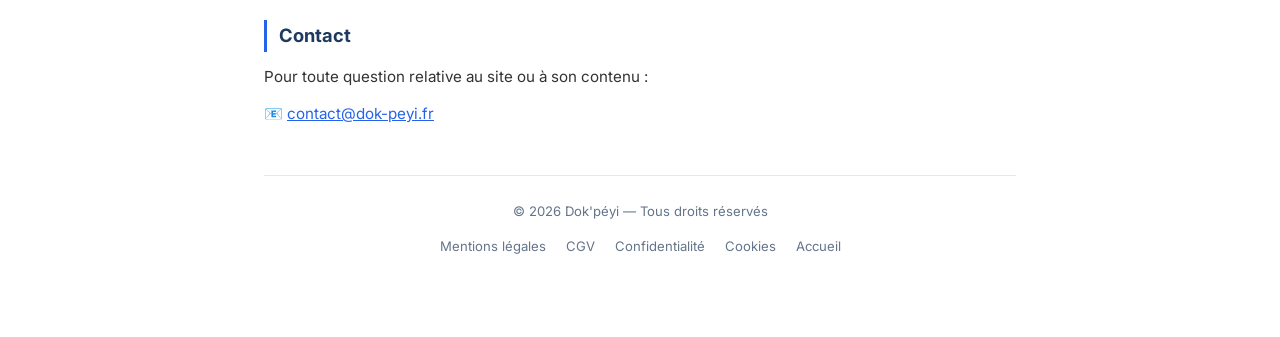
<file: mentions-legales.html>
<!DOCTYPE html>
<html lang="fr">
<head>
  <meta charset="UTF-8">
  <meta name="viewport" content="width=device-width, initial-scale=1.0">
  <title>Mentions légales — Dok'péyi</title>
  <meta name="description" content="Mentions légales de Dok'péyi, service d'aide administrative en Guyane française.">
  <meta name="robots" content="noindex, follow">
  <link rel="canonical" href="https://dok-peyi.vercel.app/mentions-legales">
  <link rel="icon" href="/favicon.svg" type="image/svg+xml">
  <meta name="theme-color" content="#2563eb">
  <link rel="preconnect" href="https://fonts.googleapis.com">
  <link href="https://fonts.googleapis.com/css2?family=Inter:wght@400;500;600;700;800&display=swap" rel="stylesheet">
  <style>
    *,*::before,*::after{box-sizing:border-box;margin:0;padding:0}
    body{font-family:Inter,system-ui,sans-serif;background:#fff;color:#333;line-height:1.7}
    .topbar{background:#fff;border-bottom:1px solid #e2e8f0;padding:16px 24px;position:sticky;top:0;z-index:10}
    .topbar-inner{max-width:800px;margin:0 auto;display:flex;align-items:center;justify-content:space-between}
    .logo{font-weight:800;font-size:1.2rem;color:#0f172a;text-decoration:none}
    .logo span{color:#2563eb}
    .back{color:#2563eb;text-decoration:none;font-size:.88rem;font-weight:600}
    .back:hover{text-decoration:underline}
    .wrap{max-width:800px;margin:0 auto;padding:40px 24px 80px}
    h1{font-size:1.9rem;font-weight:800;color:#1e3a5f;margin-bottom:8px}
    .subtitle{color:#64748b;font-size:.95rem;margin-bottom:32px}
    h2{font-size:1.15rem;font-weight:700;color:#1e3a5f;margin:32px 0 12px;padding-left:12px;border-left:3px solid #2563eb}
    h3{font-size:1rem;font-weight:600;color:#1e293b;margin:18px 0 8px}
    p{margin-bottom:12px;font-size:.95rem;color:#333}
    ul{padding-left:22px;margin-bottom:12px}
    ul li{margin-bottom:6px;font-size:.95rem}
    a{color:#2563eb}
    .card{background:#f8fafc;border:1px solid #e2e8f0;border-radius:10px;padding:20px;margin:16px 0}
    .card p{margin-bottom:6px;font-size:.92rem}
    .note{background:#fffbeb;border-left:4px solid #f59e0b;padding:12px 16px;border-radius:0 8px 8px 0;margin:16px 0;font-size:.9rem;color:#92400e}
    .footer-legal{border-top:1px solid #e2e8f0;margin-top:48px;padding-top:24px;text-align:center}
    .footer-legal p{font-size:.82rem;color:#64748b}
    .footer-links{display:flex;gap:20px;justify-content:center;flex-wrap:wrap;margin-top:12px}
    .footer-links a{color:#64748b;font-size:.82rem;text-decoration:none}
    .footer-links a:hover{color:#2563eb}
  </style>
</head>
<body>

<nav class="topbar">
  <div class="topbar-inner">
    <a href="/" class="logo">Dok'<span>péyi</span></a>
    <a href="/" class="back">← Retour à l'accueil</a>
  </div>
</nav>

<main class="wrap">
  <h1>Mentions légales</h1>
  <p class="subtitle">Dernière mise à jour : avril 2026</p>

  <h2>Éditeur du site</h2>
  <div class="card">
    <p><strong>Dok'péyi</strong></p>
    <p>Service d'aide administrative en ligne destiné aux résidents de Guyane française.</p>
    <p>Email : <a href="mailto:contact@dok-peyi.fr">contact@dok-peyi.fr</a></p>
  </div>
  <div class="note">
    Dok'péyi est actuellement <strong>en cours de constitution juridique</strong>. Les informations définitives (forme juridique, capital social, SIREN, numéro de TVA intracommunautaire) seront publiées dès immatriculation. L'activité opère à ce jour sous forme de projet porté par ses fondateurs.
  </div>

  <h2>Responsable de la publication</h2>
  <p><strong>Marvin</strong> — responsable du contenu éditorial du site et de la relation publique.</p>
  <p>Contact : <a href="mailto:contact@dok-peyi.fr">contact@dok-peyi.fr</a></p>

  <h2>Hébergeur</h2>
  <div class="card">
    <p><strong>Vercel Inc.</strong></p>
    <p>340 Pine Street, Suite 701</p>
    <p>San Francisco, CA 94104, États-Unis</p>
    <p>Site : <a href="https://vercel.com" target="_blank" rel="noopener">vercel.com</a></p>
  </div>

  <h2>Propriété intellectuelle</h2>
  <p>L'ensemble du contenu du site (textes, graphismes, logo, icônes, images, code source, marques, interface, structure) est la propriété exclusive de Dok'péyi ou fait l'objet d'une autorisation d'usage.</p>
  <p>Toute reproduction, représentation, modification, publication ou adaptation totale ou partielle, par quelque procédé que ce soit, est interdite sans autorisation écrite préalable.</p>
  <p><strong>© 2026 Dok'péyi — Tous droits réservés.</strong></p>

  <h2>Données personnelles</h2>
  <p>Les données collectées via ce site sont traitées conformément au Règlement Général sur la Protection des Données (RGPD) et à la Loi Informatique et Libertés.</p>
  <p>Pour en savoir plus, consultez notre <a href="/confidentialite">Politique de confidentialité</a>.</p>

  <h2>Cookies</h2>
  <p>Ce site utilise uniquement des cookies strictement nécessaires à son fonctionnement. Aucun cookie publicitaire n'est déposé.</p>
  <p>Détails : <a href="/cookies">Politique cookies</a>.</p>

  <h2>Droit applicable</h2>
  <p>Les présentes mentions sont soumises au droit français. Tout litige relève de la compétence exclusive des tribunaux français ; le tribunal compétent est celui de <strong>Cayenne (Guyane française)</strong>.</p>

  <h2>Contact</h2>
  <p>Pour toute question relative au site ou à son contenu :</p>
  <p>📧 <a href="mailto:contact@dok-peyi.fr">contact@dok-peyi.fr</a></p>

  <div class="footer-legal">
    <p>© 2026 Dok'péyi — Tous droits réservés</p>
    <div class="footer-links">
      <a href="/mentions-legales">Mentions légales</a>
      <a href="/cgv">CGV</a>
      <a href="/confidentialite">Confidentialité</a>
      <a href="/cookies">Cookies</a>
      <a href="/">Accueil</a>
    </div>
  </div>
</main>

</body>
</html>
</file>
<file: tokens.css>
/* ============================================================
   DOK'PÉYI — Design Tokens partagés  (tokens.css)
   Importé par index.html, service.html, legales.html.
   Fournit la palette de couleurs commune à toutes les pages.
   Chaque page peut override les tokens layout (radius, shadow)
   dans son propre fichier CSS.
   ============================================================ */

:root {
  /* ── Palette bleue ── */
  --blue:        #2563eb;
  --blue-dark:   #1d4ed8;
  --blue-mid:    #3b82f6;
  --blue-light:  #dbeafe;
  --blue-xlight: #eff6ff;

  /* ── Palette verte ── */
  --green:       #10b981;
  --green-dark:  #059669;
  --green-light: #d1fae5;

  /* ── Couleurs état ── */
  --red:         #ef4444;
  --amber:       #f59e0b;
  --purple:      #8b5cf6;

  /* ── Jaune import (action rapide) ── */
  --yellow:        #FACC15;
  --yellow-hover:  #FDE047;
  --yellow-border: #EAB308;
  --yellow-light:  #fefce8;
  --yellow-text:   #78350f;
  --yellow-hint:   #92400e;

  /* ── Noirs & gris ── */
  --dark:        #0a0f1e;
  --gray-900:    #0f172a;
  --gray-800:    #1e293b;
  --gray-700:    #334155;
  --gray-600:    #475569;
  --gray-500:    #64748b;
  --gray-400:    #94a3b8;
  --gray-300:    #cbd5e1;
  --gray-200:    #e2e8f0;
  --gray-100:    #f1f5f9;
  --gray-50:     #f8fafc;
  --white:       #ffffff;

  /* ── Typographie ── */
  --font: 'Inter', system-ui, -apple-system, sans-serif;

  /* ── Transitions de base ── */
  --t:        .22s ease;
  --spring:   cubic-bezier(0.34, 1.56, 0.64, 1);
  --ease-out: cubic-bezier(0.16, 1, 0.3, 1);
}
</file>
<file: cv-builder.css>
/* ============================================================
   DOK'PÉYI — CV Builder CSS  (cv-builder.css)
   Tokens couleurs héritées de tokens.css.
   ============================================================ */

* { box-sizing: border-box; margin: 0; padding: 0; }

body {
  font-family: var(--font);
  background: var(--gray-50);
  color: var(--gray-800);
  min-height: 100vh;
}

/* ── NAVBAR ───────────────────────────────────────────── */
.cb-nav {
  display: flex;
  align-items: center;
  justify-content: space-between;
  padding: 0 20px;
  height: 56px;
  background: var(--white);
  border-bottom: 1px solid var(--gray-200);
  position: sticky;
  top: 0;
  z-index: 100;
}

.cb-nav-logo {
  font-size: 1.15rem;
  font-weight: 800;
  color: var(--blue);
  text-decoration: none;
}

.cb-nav-logo span { color: var(--gray-800); }

.cb-nav-back {
  font-size: .85rem;
  color: var(--gray-500);
  text-decoration: none;
  transition: color var(--t);
}

.cb-nav-back:hover { color: var(--blue); }

/* ── LAYOUT ───────────────────────────────────────────── */
.cb-layout {
  display: flex;
  gap: 20px;
  max-width: 1360px;
  margin: 0 auto;
  padding: 20px;
  align-items: flex-start;
}

/* ── LEFT PANEL (form) ────────────────────────────────── */
.cb-left {
  width: 400px;
  flex-shrink: 0;
  display: flex;
  flex-direction: column;
  gap: 12px;
  position: sticky;
  top: 76px;
  max-height: calc(100vh - 96px);
  overflow-y: auto;
  scrollbar-width: thin;
}

/* ── TEMPLATE SELECTOR ────────────────────────────────── */
.cb-tpl-bar {
  display: flex;
  gap: 6px;
  background: var(--white);
  border: 1px solid var(--gray-200);
  border-radius: 12px;
  padding: 7px;
}

.cb-tpl-btn {
  flex: 1;
  padding: .45rem .5rem;
  border: 1.5px solid transparent;
  border-radius: 8px;
  font-size: .82rem;
  font-weight: 500;
  cursor: pointer;
  background: transparent;
  color: var(--gray-600);
  transition: all var(--t);
  font-family: var(--font);
}

.cb-tpl-btn.active {
  background: var(--blue-xlight);
  border-color: var(--blue-light);
  color: var(--blue);
  font-weight: 700;
}

.cb-tpl-btn:hover:not(.active) { background: var(--gray-100); }

/* ── SECTION TABS ─────────────────────────────────────── */
.cb-tabs {
  display: flex;
  gap: 4px;
  background: var(--white);
  border: 1px solid var(--gray-200);
  border-radius: 12px;
  padding: 6px;
  overflow-x: auto;
  scrollbar-width: none;
}

.cb-tabs::-webkit-scrollbar { display: none; }

.cb-tab {
  flex: 1;
  min-width: 62px;
  padding: .42rem .4rem;
  border: none;
  border-radius: 8px;
  font-size: .76rem;
  font-weight: 500;
  cursor: pointer;
  background: transparent;
  color: var(--gray-500);
  transition: all var(--t);
  white-space: nowrap;
  font-family: var(--font);
}

.cb-tab.active {
  background: var(--blue);
  color: var(--white);
  font-weight: 700;
}

.cb-tab:hover:not(.active) { background: var(--gray-100); }

/* ── FORM SECTIONS ────────────────────────────────────── */
.cb-section {
  display: none;
  flex-direction: column;
  gap: 12px;
  background: var(--white);
  border: 1px solid var(--gray-200);
  border-radius: 12px;
  padding: 18px;
}

.cb-section.active { display: flex; }

.cb-section-title {
  font-size: .95rem;
  font-weight: 700;
  color: var(--gray-800);
}

/* ── FORM GROUPS ──────────────────────────────────────── */
.cb-fg {
  display: flex;
  flex-direction: column;
  gap: 5px;
}

.cb-label {
  font-size: .8rem;
  font-weight: 600;
  color: var(--gray-700);
}

.cb-input,
.cb-textarea,
.cb-select {
  padding: .52rem .72rem;
  border: 1.5px solid var(--gray-200);
  border-radius: 8px;
  font-size: .86rem;
  font-family: var(--font);
  color: var(--gray-800);
  background: var(--white);
  transition: border-color var(--t);
  outline: none;
}

.cb-input:focus,
.cb-textarea:focus,
.cb-select:focus { border-color: var(--blue); }

.cb-textarea {
  resize: vertical;
  min-height: 70px;
}

.cb-row {
  display: grid;
  grid-template-columns: 1fr 1fr;
  gap: 10px;
}

/* ── DYNAMIC ENTRIES ──────────────────────────────────── */
.cb-entry {
  border: 1.5px solid var(--gray-200);
  border-radius: 10px;
  padding: 13px;
  position: relative;
  display: flex;
  flex-direction: column;
  gap: 9px;
  background: var(--gray-50);
}

.cb-entry-rm {
  position: absolute;
  top: 9px;
  right: 9px;
  width: 22px;
  height: 22px;
  border: none;
  border-radius: 50%;
  background: var(--gray-200);
  color: var(--gray-600);
  font-size: .75rem;
  cursor: pointer;
  display: flex;
  align-items: center;
  justify-content: center;
  transition: background var(--t), color var(--t);
  font-family: var(--font);
  flex-shrink: 0;
}

.cb-entry-rm:hover {
  background: var(--red);
  color: var(--white);
}

/* ── SKILL LEVEL DOTS ─────────────────────────────────── */
.cb-levels {
  display: flex;
  gap: 5px;
  flex-shrink: 0;
}

.cb-level {
  width: 24px;
  height: 7px;
  border-radius: 4px;
  background: var(--gray-200);
  cursor: pointer;
  transition: background var(--t);
}

.cb-level.on { background: var(--blue); }
.cb-level:hover { background: var(--blue-mid); }

/* ── ADD ENTRY BUTTON ─────────────────────────────────── */
.cb-add {
  display: flex;
  align-items: center;
  gap: 8px;
  padding: .55rem .9rem;
  border: 1.5px dashed var(--gray-300);
  border-radius: 9px;
  background: transparent;
  color: var(--gray-500);
  font-size: .83rem;
  font-weight: 500;
  cursor: pointer;
  transition: all var(--t);
  font-family: var(--font);
}

.cb-add:hover {
  border-color: var(--blue);
  color: var(--blue);
  background: var(--blue-xlight);
}

/* ── RIGHT PANEL (preview) ────────────────────────────── */
.cb-right {
  flex: 1;
  display: flex;
  flex-direction: column;
  gap: 12px;
  min-width: 0;
}

.cb-preview-header {
  display: flex;
  align-items: center;
  justify-content: space-between;
  background: var(--white);
  border: 1px solid var(--gray-200);
  border-radius: 12px;
  padding: 11px 16px;
}

.cb-preview-label {
  font-size: .85rem;
  font-weight: 600;
  color: var(--gray-700);
}

/* ── A4 PREVIEW WRAP ──────────────────────────────────── */
.cb-preview-wrap {
  background: var(--gray-300);
  border-radius: 12px;
  padding: 20px;
  position: relative;
  display: flex;
  justify-content: center;
  min-height: 620px;
}

.cb-a4 {
  width: 100%;
  max-width: 794px;
  background: white;
  box-shadow: 0 4px 32px rgba(0,0,0,.18);
  border-radius: 2px;
  overflow: hidden;
  position: relative;
}

/* ── WATERMARK ────────────────────────────────────────── */
.cb-watermark {
  position: absolute;
  inset: 0;
  pointer-events: none;
  z-index: 10;
  border-radius: 12px;
  background: repeating-linear-gradient(
    -45deg,
    transparent 0 90px,
    rgba(30,58,95,.035) 90px 92px
  );
}

.cb-watermark::after {
  content: "APERÇU · DOK'PÉYI";
  position: absolute;
  top: 50%;
  left: 50%;
  transform: translate(-50%, -50%) rotate(-25deg);
  font-size: clamp(1.4rem, 3.5vw, 2.2rem);
  font-weight: 900;
  color: rgba(30,58,95,.07);
  white-space: nowrap;
  letter-spacing: .12em;
  font-family: system-ui, sans-serif;
}

.cb-watermark.hidden { display: none; }

/* ── ACTIONS ──────────────────────────────────────────── */
.cb-actions {
  display: flex;
  flex-direction: column;
  gap: 8px;
}

.cb-pay-tabs {
  display: flex;
  gap: 8px;
}

.cb-pay-tab {
  flex: 1;
  padding: .48rem;
  border: 1.5px solid var(--gray-200);
  border-radius: 8px;
  background: var(--gray-50);
  color: var(--gray-600);
  font-size: .82rem;
  font-weight: 500;
  cursor: pointer;
  transition: all var(--t);
  font-family: var(--font);
}

.cb-pay-tab.active {
  background: var(--blue-xlight);
  border-color: var(--blue-light);
  color: var(--blue);
  font-weight: 600;
}

.cb-pay-btn {
  width: 100%;
  padding: 1rem 1.5rem;
  background: var(--blue);
  color: var(--white);
  border: none;
  border-radius: 12px;
  font-size: .98rem;
  font-weight: 700;
  cursor: pointer;
  transition: background var(--t);
  font-family: var(--font);
}

.cb-pay-btn:hover { background: var(--blue-dark); }
.cb-pay-btn:disabled { opacity: .6; cursor: not-allowed; }

.cb-print-btn {
  width: 100%;
  padding: .9rem 1.5rem;
  background: var(--green);
  color: var(--white);
  border: none;
  border-radius: 12px;
  font-size: .95rem;
  font-weight: 600;
  cursor: pointer;
  transition: background var(--t);
  font-family: var(--font);
  display: none;
}

.cb-print-btn.visible { display: block; }
.cb-print-btn:hover { background: var(--green-dark); }

/* ── PRINT ────────────────────────────────────────────── */
@media print {
  .cb-nav,
  .cb-left,
  .cb-preview-header,
  .cb-actions,
  .cb-watermark { display: none !important; }

  body { background: white !important; }

  .cb-layout {
    padding: 0;
    max-width: 100%;
    display: block;
  }

  .cb-right { width: 100%; }

  .cb-preview-wrap {
    background: white;
    padding: 0;
    min-height: unset;
    border-radius: 0;
  }

  .cb-a4 {
    box-shadow: none;
    max-width: 100%;
    border-radius: 0;
  }

  @page { margin: 0; size: A4; }
}

/* ── MOBILE ───────────────────────────────────────────── */
@media (max-width: 900px) {
  .cb-layout {
    flex-direction: column;
    padding: 12px;
  }

  .cb-left {
    width: 100%;
    position: static;
    max-height: none;
    overflow-y: visible;
  }

  .cb-preview-wrap { min-height: 400px; }
}
</file>
